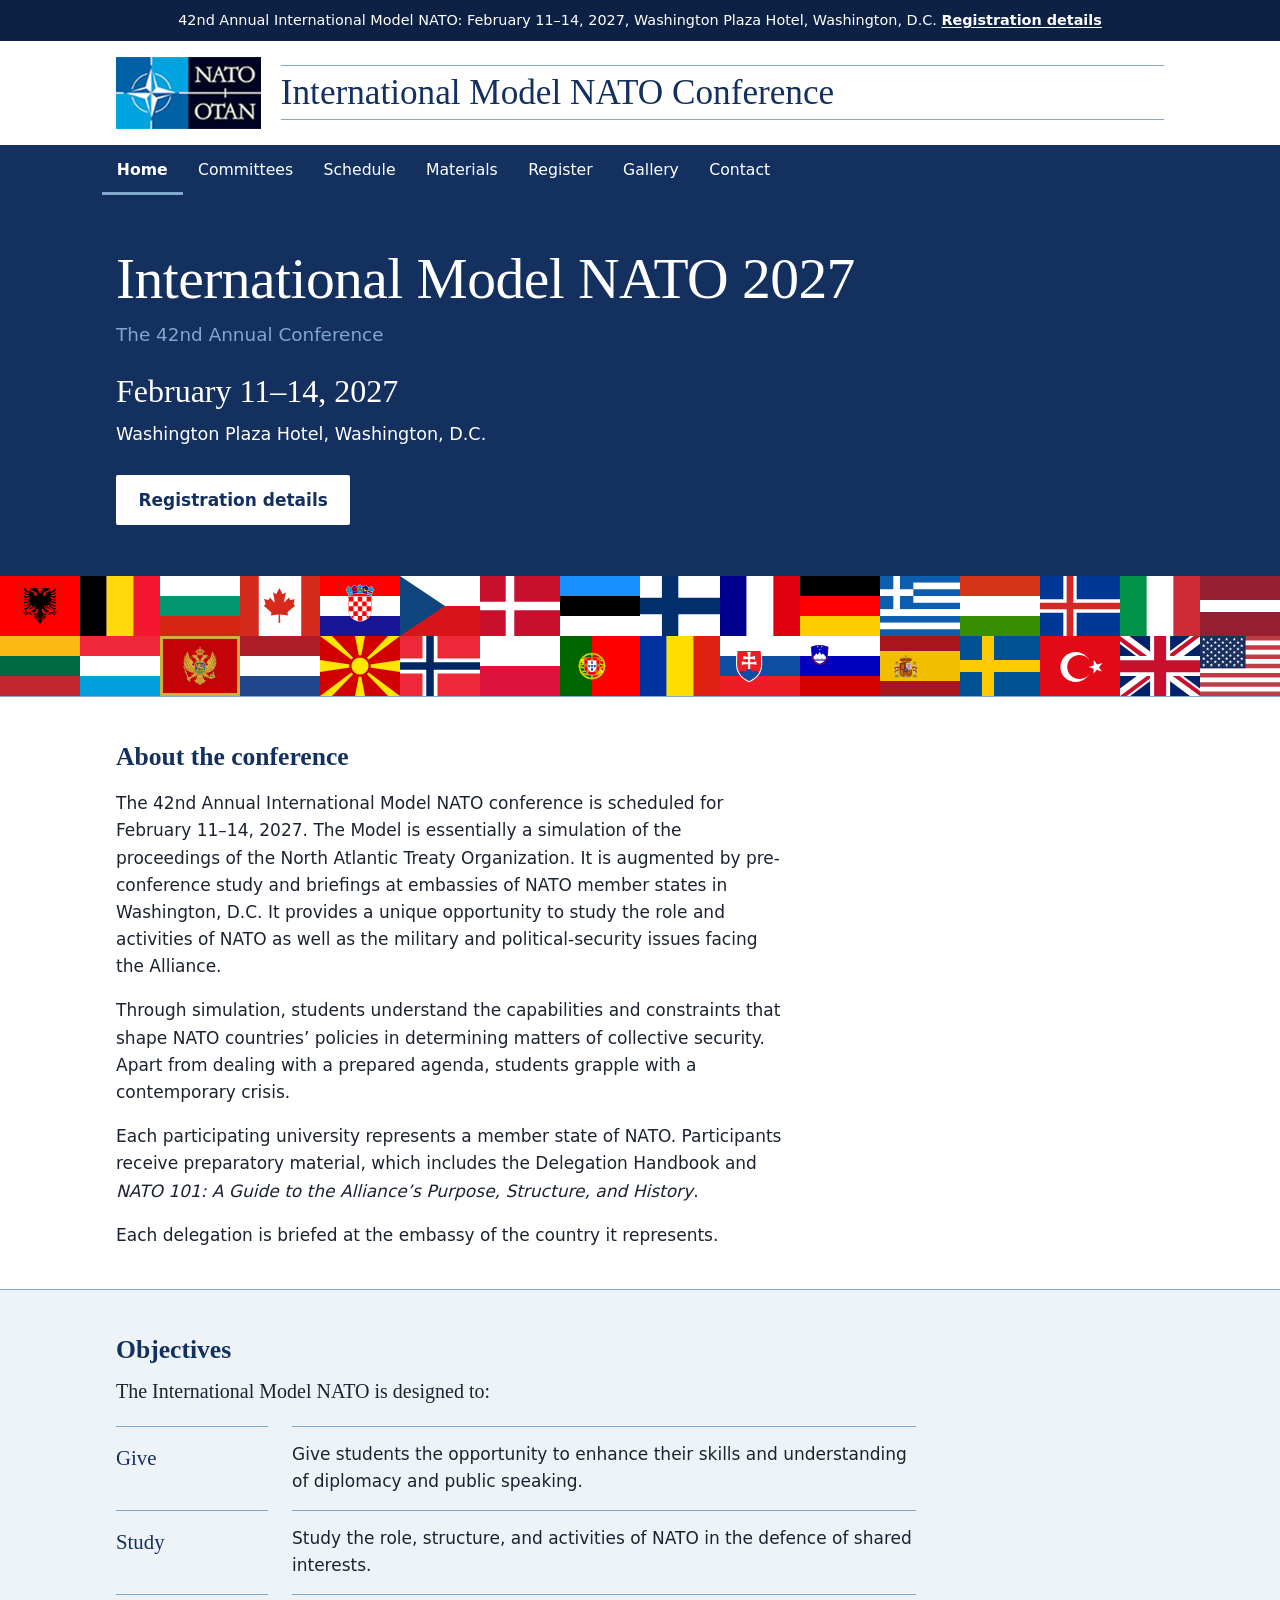
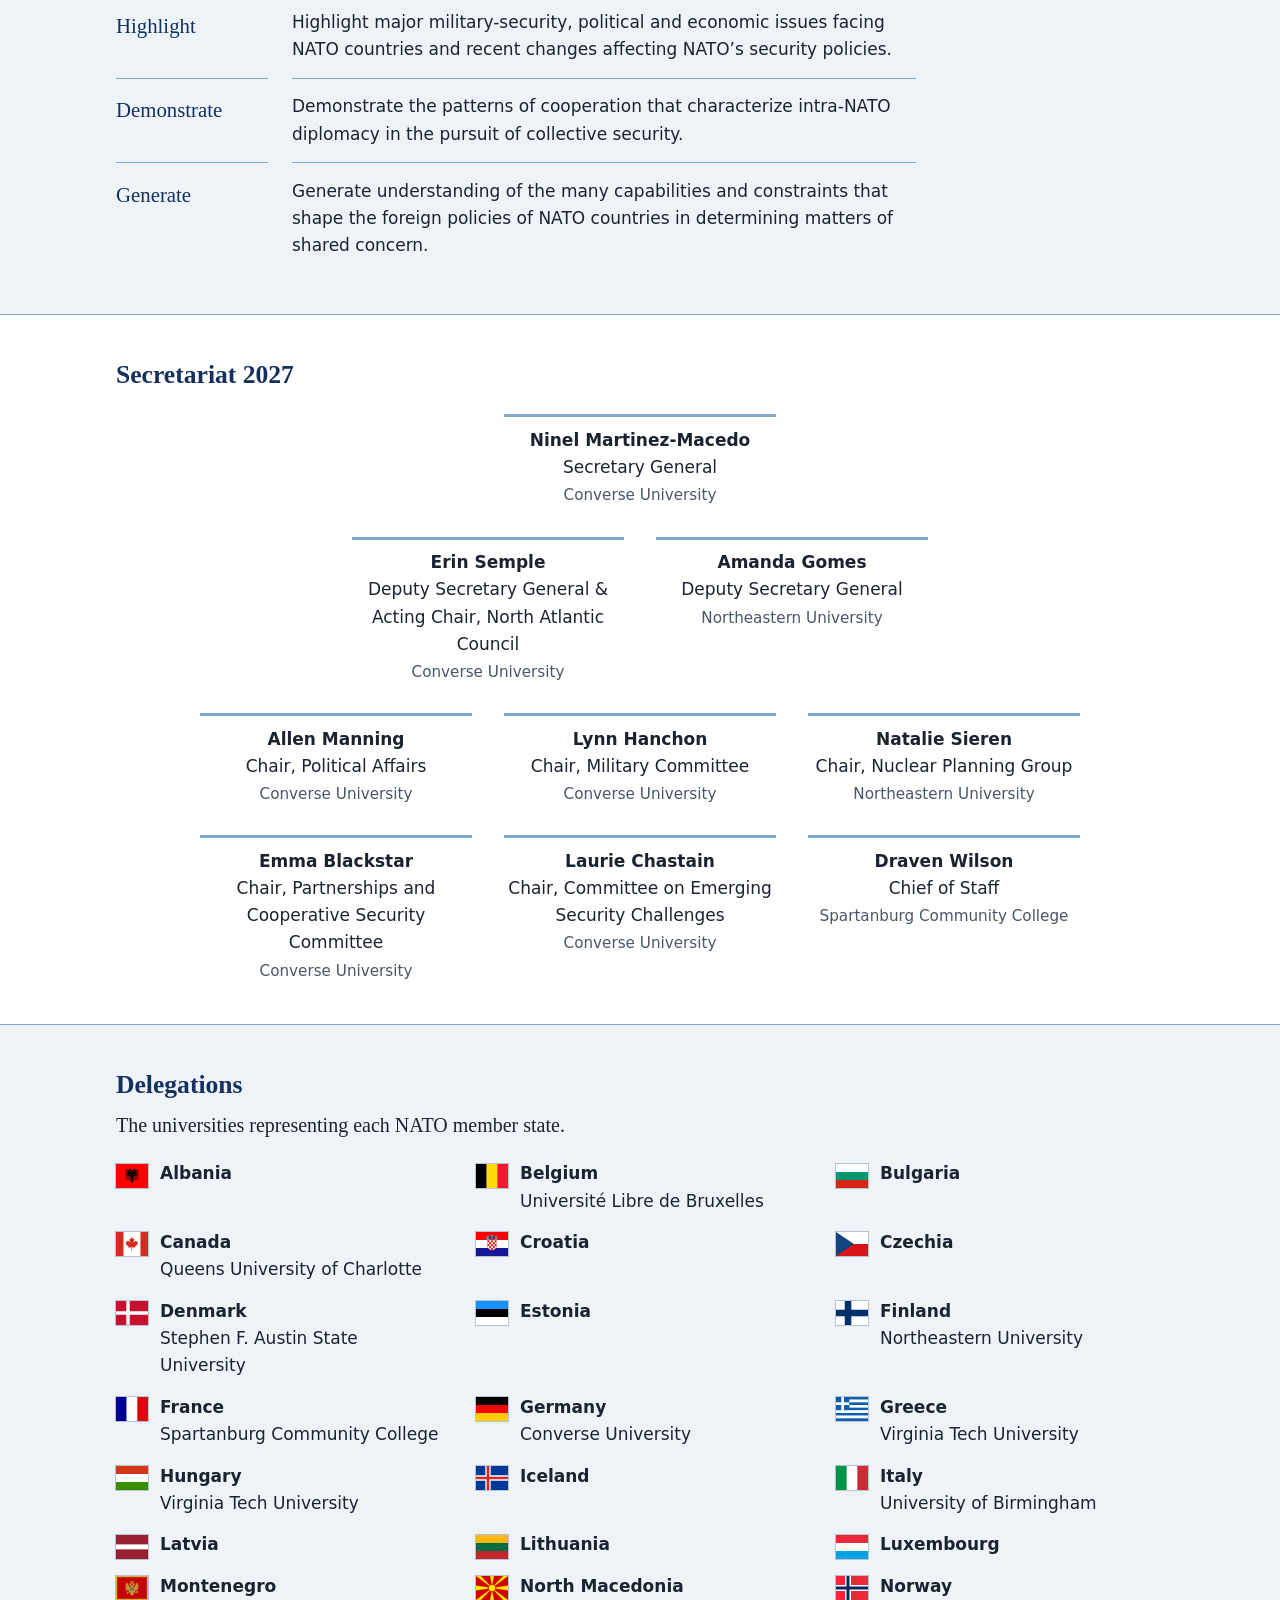
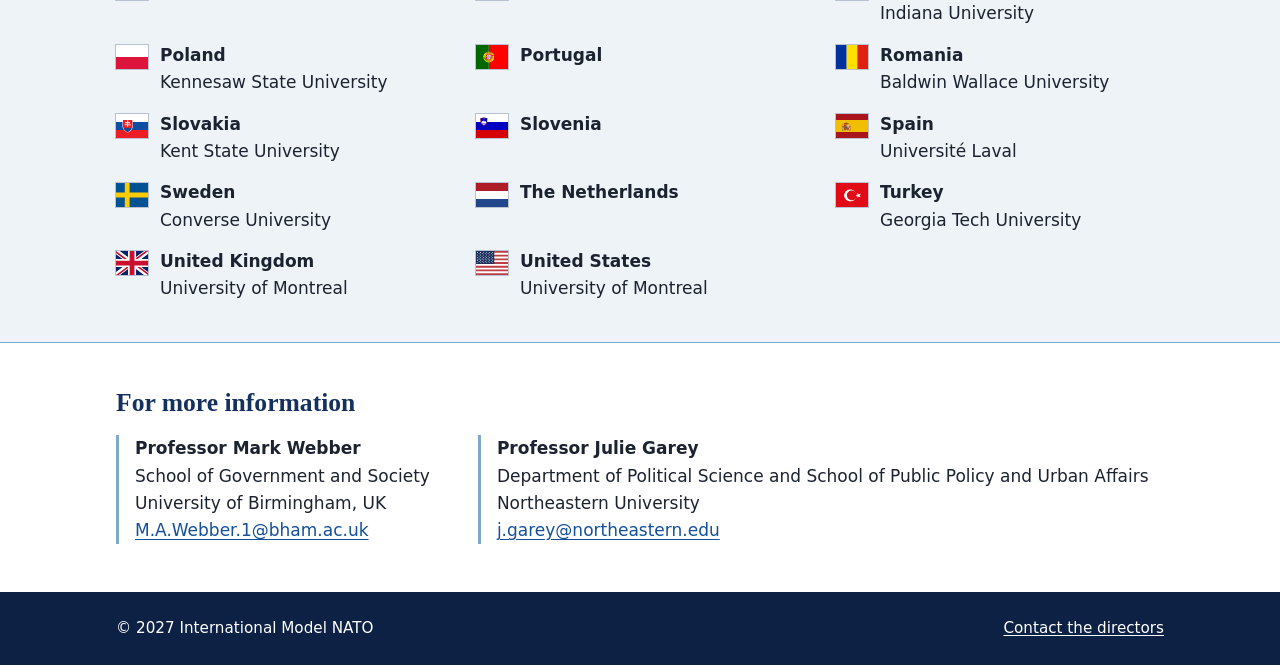
<file: index.html>
<!DOCTYPE html>
<!--
  IMNATO website, page: index.html
  EDITING TIPS (full guide in README.md):
  - Change the words between the tags. Leave the <tags> themselves alone.
  - Anything highlighted yellow on the live site is a [TODO] placeholder to replace.
  - The banner, header, menu and footer are repeated on every page. If you change
    one of them, make the same change in all seven .html files.
-->
<html lang="en">
<head>
  <meta charset="utf-8">
  <meta name="viewport" content="width=device-width, initial-scale=1">
  <title>International Model NATO 2027 | 42nd Annual Conference, Washington, D.C.</title>
  <meta name="description" content="International Model NATO 2027: the 42nd Annual International Model NATO conference, a simulation of the North Atlantic Treaty Organization, February 11-14, 2027, Washington, D.C.">
  <link rel="stylesheet" href="css/style.css">
  <link rel="canonical" href="https://imnato.org/">
  <link rel="icon" href="favicon.ico" sizes="any">
  <meta property="og:type" content="website">
  <meta property="og:site_name" content="International Model NATO">
  <meta property="og:title" content="International Model NATO 2027 | 42nd Annual Conference, Washington, D.C.">
  <meta property="og:description" content="International Model NATO 2027: the 42nd Annual International Model NATO conference, a simulation of the North Atlantic Treaty Organization, February 11-14, 2027, Washington, D.C.">
  <meta property="og:url" content="https://imnato.org/">
  <meta property="og:image" content="https://imnato.org/images/social-preview.png">
  <meta property="og:image:width" content="1200">
  <meta property="og:image:height" content="630">
  <meta property="og:image:alt" content="International Model NATO 2027, February 11-14, 2027, Washington, D.C.">
  <meta name="twitter:card" content="summary_large_image">
  <!-- Event data for search engines: update the dates, name and location here every year -->
  <script type="application/ld+json">
{
  "@context": "https://schema.org",
  "@type": "Event",
  "name": "International Model NATO 2027",
  "description": "The 42nd Annual International Model NATO conference, a simulation of the North Atlantic Treaty Organization, with pre-conference briefings at the embassies of NATO member states.",
  "startDate": "2027-02-11",
  "endDate": "2027-02-14",
  "eventStatus": "https://schema.org/EventScheduled",
  "eventAttendanceMode": "https://schema.org/OfflineEventAttendanceMode",
  "location": {
    "@type": "Place",
    "name": "Washington Plaza Hotel",
    "address": {
      "@type": "PostalAddress",
      "addressLocality": "Washington",
      "addressRegion": "DC",
      "addressCountry": "US"
    }
  },
  "organizer": {
    "@type": "Organization",
    "name": "International Model NATO",
    "url": "https://imnato.org/"
  },
  "image": [
    "https://imnato.org/images/social-preview.png"
  ],
  "url": "https://imnato.org/"
}
  </script>
</head>
<body>
  <a class="skip" href="#main">Skip to main content</a>

  <!-- ANNOUNCEMENT BANNER: update each year -->
  <div class="banner">
    <p>42nd Annual International Model NATO: February 11&ndash;14, 2027, Washington Plaza Hotel, Washington, D.C. <a href="register.html">Registration details</a></p>
  </div>

  <header class="site-header">
    <div class="wrap brand">
      <a class="brand-emblem" href="index.html" aria-label="International Model NATO home">
        <img src="images/nato-emblem.png" alt="NATO OTAN emblem" width="181" height="90">
      </a>
      <p class="brand-title">International Model NATO Conference</p>
    </div>
    <nav class="site-nav" aria-label="Main menu">
      <ul class="wrap">
        <li><a href="index.html" aria-current="page">Home</a></li>
        <li><a href="committees.html">Committees</a></li>
        <li><a href="schedule.html">Schedule</a></li>
        <li><a href="materials.html">Materials</a></li>
        <li><a href="register.html">Register</a></li>
        <li><a href="gallery.html">Gallery</a></li>
        <li><a href="contact.html">Contact</a></li>
      </ul>
    </nav>
  </header>

  <section class="hero">
    <div class="wrap">
      <h1>International Model NATO 2027</h1>
      <p class="hero-edition">The 42nd Annual Conference</p>
      <p class="hero-date">February 11&ndash;14, 2027</p>
      <p class="hero-place">Washington Plaza Hotel, Washington, D.C.</p>
      <p><a class="button" href="register.html">Registration details</a></p>
    </div>
  </section>
  <section class="flags" aria-label="NATO member states">
    <ul>
      <li><img src="images/flags/al.svg" alt="Albania" title="Albania" width="64" height="48" loading="lazy"></li>
      <li><img src="images/flags/be.svg" alt="Belgium" title="Belgium" width="64" height="48" loading="lazy"></li>
      <li><img src="images/flags/bg.svg" alt="Bulgaria" title="Bulgaria" width="64" height="48" loading="lazy"></li>
      <li><img src="images/flags/ca.svg" alt="Canada" title="Canada" width="64" height="48" loading="lazy"></li>
      <li><img src="images/flags/hr.svg" alt="Croatia" title="Croatia" width="64" height="48" loading="lazy"></li>
      <li><img src="images/flags/cz.svg" alt="Czechia" title="Czechia" width="64" height="48" loading="lazy"></li>
      <li><img src="images/flags/dk.svg" alt="Denmark" title="Denmark" width="64" height="48" loading="lazy"></li>
      <li><img src="images/flags/ee.svg" alt="Estonia" title="Estonia" width="64" height="48" loading="lazy"></li>
      <li><img src="images/flags/fi.svg" alt="Finland" title="Finland" width="64" height="48" loading="lazy"></li>
      <li><img src="images/flags/fr.svg" alt="France" title="France" width="64" height="48" loading="lazy"></li>
      <li><img src="images/flags/de.svg" alt="Germany" title="Germany" width="64" height="48" loading="lazy"></li>
      <li><img src="images/flags/gr.svg" alt="Greece" title="Greece" width="64" height="48" loading="lazy"></li>
      <li><img src="images/flags/hu.svg" alt="Hungary" title="Hungary" width="64" height="48" loading="lazy"></li>
      <li><img src="images/flags/is.svg" alt="Iceland" title="Iceland" width="64" height="48" loading="lazy"></li>
      <li><img src="images/flags/it.svg" alt="Italy" title="Italy" width="64" height="48" loading="lazy"></li>
      <li><img src="images/flags/lv.svg" alt="Latvia" title="Latvia" width="64" height="48" loading="lazy"></li>
      <li><img src="images/flags/lt.svg" alt="Lithuania" title="Lithuania" width="64" height="48" loading="lazy"></li>
      <li><img src="images/flags/lu.svg" alt="Luxembourg" title="Luxembourg" width="64" height="48" loading="lazy"></li>
      <li><img src="images/flags/me.svg" alt="Montenegro" title="Montenegro" width="64" height="48" loading="lazy"></li>
      <li><img src="images/flags/nl.svg" alt="Netherlands" title="Netherlands" width="64" height="48" loading="lazy"></li>
      <li><img src="images/flags/mk.svg" alt="North Macedonia" title="North Macedonia" width="64" height="48" loading="lazy"></li>
      <li><img src="images/flags/no.svg" alt="Norway" title="Norway" width="64" height="48" loading="lazy"></li>
      <li><img src="images/flags/pl.svg" alt="Poland" title="Poland" width="64" height="48" loading="lazy"></li>
      <li><img src="images/flags/pt.svg" alt="Portugal" title="Portugal" width="64" height="48" loading="lazy"></li>
      <li><img src="images/flags/ro.svg" alt="Romania" title="Romania" width="64" height="48" loading="lazy"></li>
      <li><img src="images/flags/sk.svg" alt="Slovakia" title="Slovakia" width="64" height="48" loading="lazy"></li>
      <li><img src="images/flags/si.svg" alt="Slovenia" title="Slovenia" width="64" height="48" loading="lazy"></li>
      <li><img src="images/flags/es.svg" alt="Spain" title="Spain" width="64" height="48" loading="lazy"></li>
      <li><img src="images/flags/se.svg" alt="Sweden" title="Sweden" width="64" height="48" loading="lazy"></li>
      <li><img src="images/flags/tr.svg" alt="Türkiye" title="Türkiye" width="64" height="48" loading="lazy"></li>
      <li><img src="images/flags/gb.svg" alt="United Kingdom" title="United Kingdom" width="64" height="48" loading="lazy"></li>
      <li><img src="images/flags/us.svg" alt="United States" title="United States" width="64" height="48" loading="lazy"></li>
    </ul>
  </section>

  <main id="main">
    <section class="wrap prose">
      <h2>About the conference</h2>
      <!-- EDIT HERE: main description of the conference -->
      <p>The 42nd Annual International Model NATO conference is scheduled for February 11&ndash;14, 2027. The Model is essentially a simulation of the proceedings of the North Atlantic Treaty Organization. It is augmented by pre-conference study and briefings at embassies of NATO member states in Washington, D.C. It provides a unique opportunity to study the role and activities of NATO as well as the military and political-security issues facing the Alliance.</p>
      <p>Through simulation, students understand the capabilities and constraints that shape NATO countries&rsquo; policies in determining matters of collective security. Apart from dealing with a prepared agenda, students grapple with a contemporary crisis.</p>
      <p>Each participating university represents a member state of NATO. Participants receive preparatory material, which includes the Delegation Handbook and <em>NATO 101: A Guide to the Alliance&rsquo;s Purpose, Structure, and History</em>.</p>
      <p>Each delegation is briefed at the embassy of the country it represents.</p>
    </section>

    <section class="band">
      <div class="wrap">
        <h2>Objectives</h2>
        <p class="lead">The International Model NATO is designed to:</p>
        <!-- EDIT HERE: the five objectives. Each is one <dt> (the verb) and one <dd> (the sentence). -->
        <dl class="objectives">
          <dt>Give</dt>
          <dd>Give students the opportunity to enhance their skills and understanding of diplomacy and public speaking.</dd>
          <dt>Study</dt>
          <dd>Study the role, structure, and activities of NATO in the defence of shared interests.</dd>
          <dt>Highlight</dt>
          <dd>Highlight major military-security, political and economic issues facing NATO countries and recent changes affecting NATO&rsquo;s security policies.</dd>
          <dt>Demonstrate</dt>
          <dd>Demonstrate the patterns of cooperation that characterize intra-NATO diplomacy in the pursuit of collective security.</dd>
          <dt>Generate</dt>
          <dd>Generate understanding of the many capabilities and constraints that shape the foreign policies of NATO countries in determining matters of shared concern.</dd>
        </dl>
      </div>
    </section>

    <section class="wrap prose">
      <h2>Secretariat 2027</h2>
      <!-- EDIT HERE: each <ul> is one row, centered on the page. Copy one whole <li>...</li> block to add someone to a row. -->
      <div class="people">
        <ul class="people-row">
            <li>
              <strong>Ninel Martinez-Macedo</strong><br>
              Secretary General<br>
              <span class="where">Converse University</span>
            </li>
        </ul>
        <ul class="people-row">
            <li>
              <strong>Erin Semple</strong><br>
              Deputy Secretary General &amp; Acting Chair, North Atlantic Council<br>
              <span class="where">Converse University</span>
            </li>
            <li>
              <strong>Amanda Gomes</strong><br>
              Deputy Secretary General<br>
              <span class="where">Northeastern University</span>
            </li>
        </ul>
        <ul class="people-row">
            <li>
              <strong>Allen Manning</strong><br>
              Chair, Political Affairs<br>
              <span class="where">Converse University</span>
            </li>
            <li>
              <strong>Lynn Hanchon</strong><br>
              Chair, Military Committee<br>
              <span class="where">Converse University</span>
            </li>
            <li>
              <strong>Natalie Sieren</strong><br>
              Chair, Nuclear Planning Group<br>
              <span class="where">Northeastern University</span>
            </li>
        </ul>
        <ul class="people-row">
            <li>
              <strong>Emma Blackstar</strong><br>
              Chair, Partnerships and Cooperative Security Committee<br>
              <span class="where">Converse University</span>
            </li>
            <li>
              <strong>Laurie Chastain</strong><br>
              Chair, Committee on Emerging Security Challenges<br>
              <span class="where">Converse University</span>
            </li>
            <li>
              <strong>Draven Wilson</strong><br>
              Chief of Staff<br>
              <span class="where">Spartanburg Community College</span>
            </li>
        </ul>
      </div>
    </section>
    <section class="band">
      <div class="wrap">
        <h2>Delegations</h2>
        <p class="lead">The universities representing each NATO member state.</p>
        <!-- EDIT HERE: to assign a university, type its name after the <br> under the country name. -->
        <ul class="delegations">
          <li>
            <img src="images/flags/al.svg" alt="" width="32" height="24" loading="lazy">
            <div><strong>Albania</strong><br></div>
          </li>
          <li>
            <img src="images/flags/be.svg" alt="" width="32" height="24" loading="lazy">
            <div><strong>Belgium</strong><br>Universit&eacute; Libre de Bruxelles</div>
          </li>
          <li>
            <img src="images/flags/bg.svg" alt="" width="32" height="24" loading="lazy">
            <div><strong>Bulgaria</strong><br></div>
          </li>
          <li>
            <img src="images/flags/ca.svg" alt="" width="32" height="24" loading="lazy">
            <div><strong>Canada</strong><br>Queens University of Charlotte</div>
          </li>
          <li>
            <img src="images/flags/hr.svg" alt="" width="32" height="24" loading="lazy">
            <div><strong>Croatia</strong><br></div>
          </li>
          <li>
            <img src="images/flags/cz.svg" alt="" width="32" height="24" loading="lazy">
            <div><strong>Czechia</strong><br></div>
          </li>
          <li>
            <img src="images/flags/dk.svg" alt="" width="32" height="24" loading="lazy">
            <div><strong>Denmark</strong><br>Stephen F. Austin State University</div>
          </li>
          <li>
            <img src="images/flags/ee.svg" alt="" width="32" height="24" loading="lazy">
            <div><strong>Estonia</strong><br></div>
          </li>
          <li>
            <img src="images/flags/fi.svg" alt="" width="32" height="24" loading="lazy">
            <div><strong>Finland</strong><br>Northeastern University</div>
          </li>
          <li>
            <img src="images/flags/fr.svg" alt="" width="32" height="24" loading="lazy">
            <div><strong>France</strong><br>Spartanburg Community College</div>
          </li>
          <li>
            <img src="images/flags/de.svg" alt="" width="32" height="24" loading="lazy">
            <div><strong>Germany</strong><br>Converse University</div>
          </li>
          <li>
            <img src="images/flags/gr.svg" alt="" width="32" height="24" loading="lazy">
            <div><strong>Greece</strong><br>Virginia Tech University</div>
          </li>
          <li>
            <img src="images/flags/hu.svg" alt="" width="32" height="24" loading="lazy">
            <div><strong>Hungary</strong><br>Virginia Tech University</div>
          </li>
          <li>
            <img src="images/flags/is.svg" alt="" width="32" height="24" loading="lazy">
            <div><strong>Iceland</strong><br></div>
          </li>
          <li>
            <img src="images/flags/it.svg" alt="" width="32" height="24" loading="lazy">
            <div><strong>Italy</strong><br>University of Birmingham</div>
          </li>
          <li>
            <img src="images/flags/lv.svg" alt="" width="32" height="24" loading="lazy">
            <div><strong>Latvia</strong><br></div>
          </li>
          <li>
            <img src="images/flags/lt.svg" alt="" width="32" height="24" loading="lazy">
            <div><strong>Lithuania</strong><br></div>
          </li>
          <li>
            <img src="images/flags/lu.svg" alt="" width="32" height="24" loading="lazy">
            <div><strong>Luxembourg</strong><br></div>
          </li>
          <li>
            <img src="images/flags/me.svg" alt="" width="32" height="24" loading="lazy">
            <div><strong>Montenegro</strong><br></div>
          </li>
          <li>
            <img src="images/flags/mk.svg" alt="" width="32" height="24" loading="lazy">
            <div><strong>North Macedonia</strong><br></div>
          </li>
          <li>
            <img src="images/flags/no.svg" alt="" width="32" height="24" loading="lazy">
            <div><strong>Norway</strong><br>Indiana University</div>
          </li>
          <li>
            <img src="images/flags/pl.svg" alt="" width="32" height="24" loading="lazy">
            <div><strong>Poland</strong><br>Kennesaw State University</div>
          </li>
          <li>
            <img src="images/flags/pt.svg" alt="" width="32" height="24" loading="lazy">
            <div><strong>Portugal</strong><br></div>
          </li>
          <li>
            <img src="images/flags/ro.svg" alt="" width="32" height="24" loading="lazy">
            <div><strong>Romania</strong><br>Baldwin Wallace University</div>
          </li>
          <li>
            <img src="images/flags/sk.svg" alt="" width="32" height="24" loading="lazy">
            <div><strong>Slovakia</strong><br>Kent State University</div>
          </li>
          <li>
            <img src="images/flags/si.svg" alt="" width="32" height="24" loading="lazy">
            <div><strong>Slovenia</strong><br></div>
          </li>
          <li>
            <img src="images/flags/es.svg" alt="" width="32" height="24" loading="lazy">
            <div><strong>Spain</strong><br>Universit&eacute; Laval</div>
          </li>
          <li>
            <img src="images/flags/se.svg" alt="" width="32" height="24" loading="lazy">
            <div><strong>Sweden</strong><br>Converse University</div>
          </li>
          <li>
            <img src="images/flags/nl.svg" alt="" width="32" height="24" loading="lazy">
            <div><strong>The Netherlands</strong><br></div>
          </li>
          <li>
            <img src="images/flags/tr.svg" alt="" width="32" height="24" loading="lazy">
            <div><strong>Turkey</strong><br>Georgia Tech University</div>
          </li>
          <li>
            <img src="images/flags/gb.svg" alt="" width="32" height="24" loading="lazy">
            <div><strong>United Kingdom</strong><br>University of Montreal</div>
          </li>
          <li>
            <img src="images/flags/us.svg" alt="" width="32" height="24" loading="lazy">
            <div><strong>United States</strong><br>University of Montreal</div>
          </li>
        </ul>
      </div>
    </section>

    <section class="wrap prose">
      <h2>For more information</h2>
      <!-- EDIT HERE: faculty contacts (also on contact.html) -->
      <ul class="contacts">
        <li>
          <strong>Professor Mark Webber</strong><br>
          School of Government and Society<br>
          University of Birmingham, UK<br>
          <a href="mailto:M.A.Webber.1@bham.ac.uk">M.A.Webber.1@bham.ac.uk</a>
        </li>
        <li>
          <strong>Professor Julie Garey</strong><br>
          Department of Political Science and School of Public Policy and Urban Affairs<br>
          Northeastern University<br>
          <a href="mailto:j.garey@northeastern.edu">j.garey@northeastern.edu</a>
        </li>
      </ul>
    </section>
  </main>

  <!-- FOOTER: update the year each year -->
  <footer class="site-footer">
    <div class="wrap">
      <p>&copy; 2027 International Model NATO</p>
      <p><a href="contact.html">Contact the directors</a></p>
    </div>
  </footer>
</body>
</html>
</file>
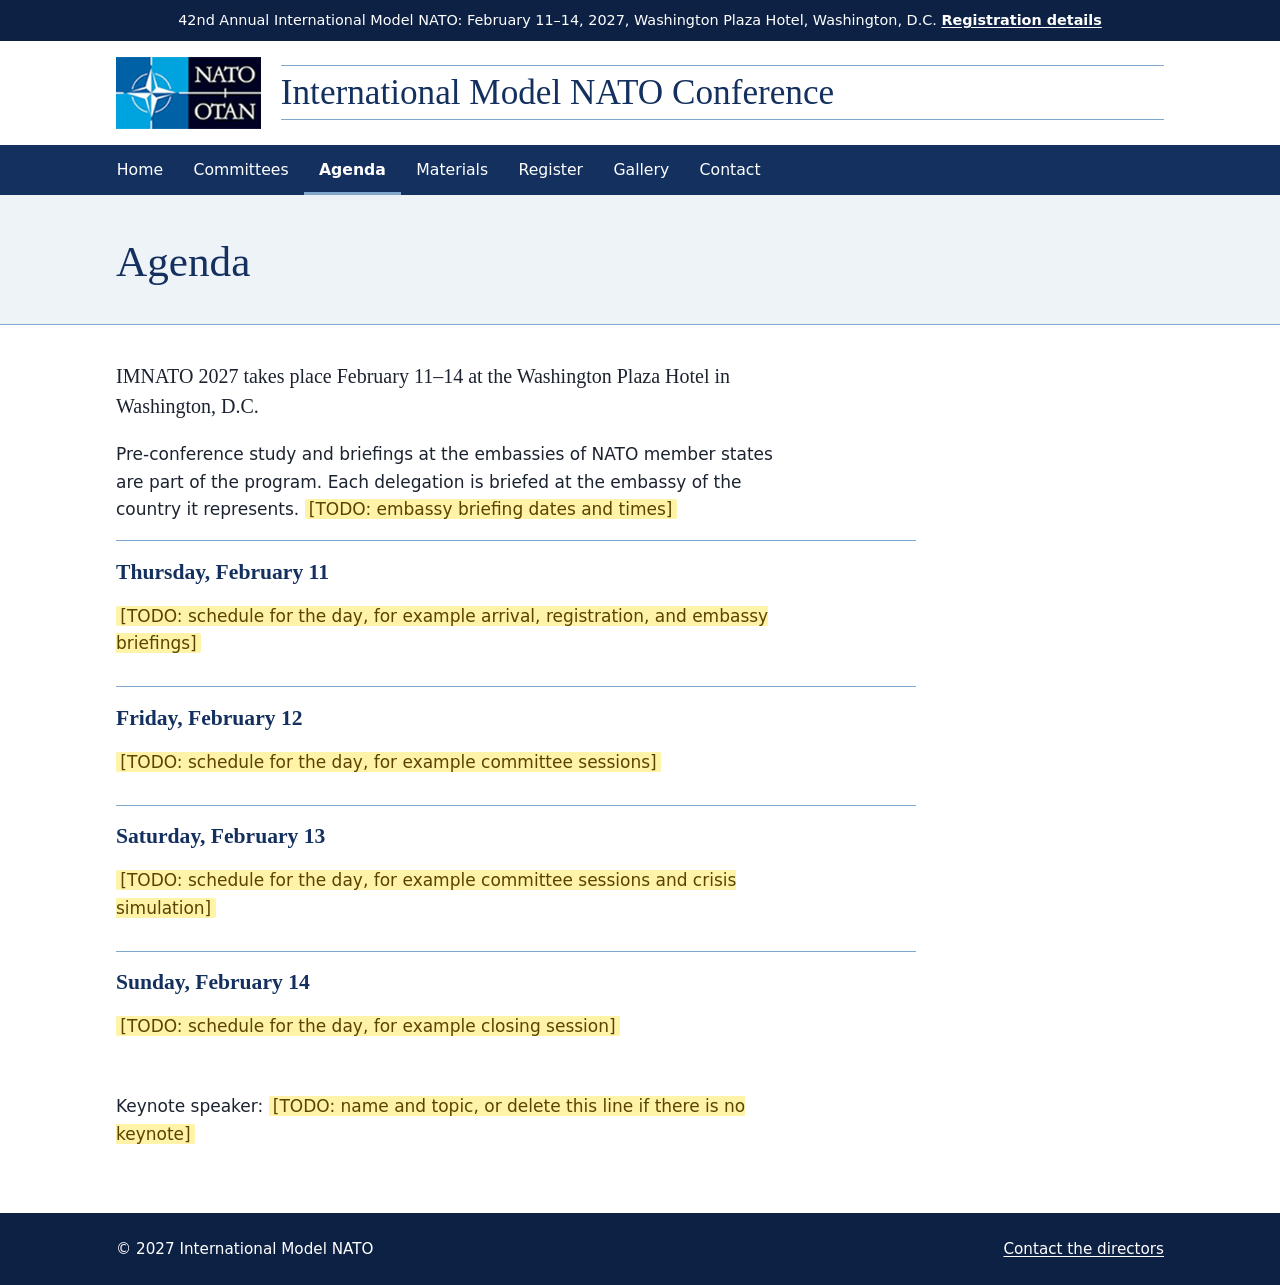
<file: agenda.html>
<!DOCTYPE html>
<!--
  IMNATO website, page: agenda.html
  EDITING TIPS (full guide in README.md):
  - Change the words between the tags. Leave the <tags> themselves alone.
  - Anything highlighted yellow on the live site is a [TODO] placeholder to replace.
  - The banner, header, menu and footer are repeated on every page. If you change
    one of them, make the same change in all seven .html files.
-->
<html lang="en">
<head>
  <meta charset="utf-8">
  <meta name="viewport" content="width=device-width, initial-scale=1">
  <title>Agenda | International Model NATO 2027</title>
  <meta name="description" content="Schedule for International Model NATO 2027, February 11-14, 2027.">
  <link rel="stylesheet" href="css/style.css">
</head>
<body>
  <a class="skip" href="#main">Skip to main content</a>

  <!-- ANNOUNCEMENT BANNER: update each year -->
  <div class="banner">
    <p>42nd Annual International Model NATO: February 11&ndash;14, 2027, Washington Plaza Hotel, Washington, D.C. <a href="register.html">Registration details</a></p>
  </div>

  <header class="site-header">
    <div class="wrap brand">
      <a class="brand-emblem" href="index.html" aria-label="International Model NATO home">
        <img src="images/nato-emblem.png" alt="NATO OTAN emblem" width="181" height="90">
      </a>
      <p class="brand-title">International Model NATO Conference</p>
    </div>
    <nav class="site-nav" aria-label="Main menu">
      <ul class="wrap">
        <li><a href="index.html">Home</a></li>
        <li><a href="committees.html">Committees</a></li>
        <li><a href="agenda.html" aria-current="page">Agenda</a></li>
        <li><a href="materials.html">Materials</a></li>
        <li><a href="register.html">Register</a></li>
        <li><a href="gallery.html">Gallery</a></li>
        <li><a href="contact.html">Contact</a></li>
      </ul>
    </nav>
  </header>

  <section class="page-head">
    <div class="wrap">
      <h1>Agenda</h1>
    </div>
  </section>

  <main id="main">
    <section class="wrap prose">
      <p class="lead">IMNATO 2027 takes place February 11&ndash;14 at the Washington Plaza Hotel in Washington, D.C.</p>
      <p>Pre-conference study and briefings at the embassies of NATO member states are part of the program. Each delegation is briefed at the embassy of the country it represents. <mark class="todo">[TODO: embassy briefing dates and times]</mark></p>
      <!-- EDIT HERE: one <div class="day"> per day. -->
      <div class="day-list">
      <div class="day">
        <h2>Thursday, February 11</h2>
        <p><mark class="todo">[TODO: schedule for the day, for example arrival, registration, and embassy briefings]</mark></p>
      </div>
      <div class="day">
        <h2>Friday, February 12</h2>
        <p><mark class="todo">[TODO: schedule for the day, for example committee sessions]</mark></p>
      </div>
      <div class="day">
        <h2>Saturday, February 13</h2>
        <p><mark class="todo">[TODO: schedule for the day, for example committee sessions and crisis simulation]</mark></p>
      </div>
      <div class="day">
        <h2>Sunday, February 14</h2>
        <p><mark class="todo">[TODO: schedule for the day, for example closing session]</mark></p>
      </div>
      </div>
      <p>Keynote speaker: <mark class="todo">[TODO: name and topic, or delete this line if there is no keynote]</mark></p>
    </section>
  </main>

  <!-- FOOTER: update the year each year -->
  <footer class="site-footer">
    <div class="wrap">
      <p>&copy; 2027 International Model NATO</p>
      <p><a href="contact.html">Contact the directors</a></p>
    </div>
  </footer>
</body>
</html>
</file>
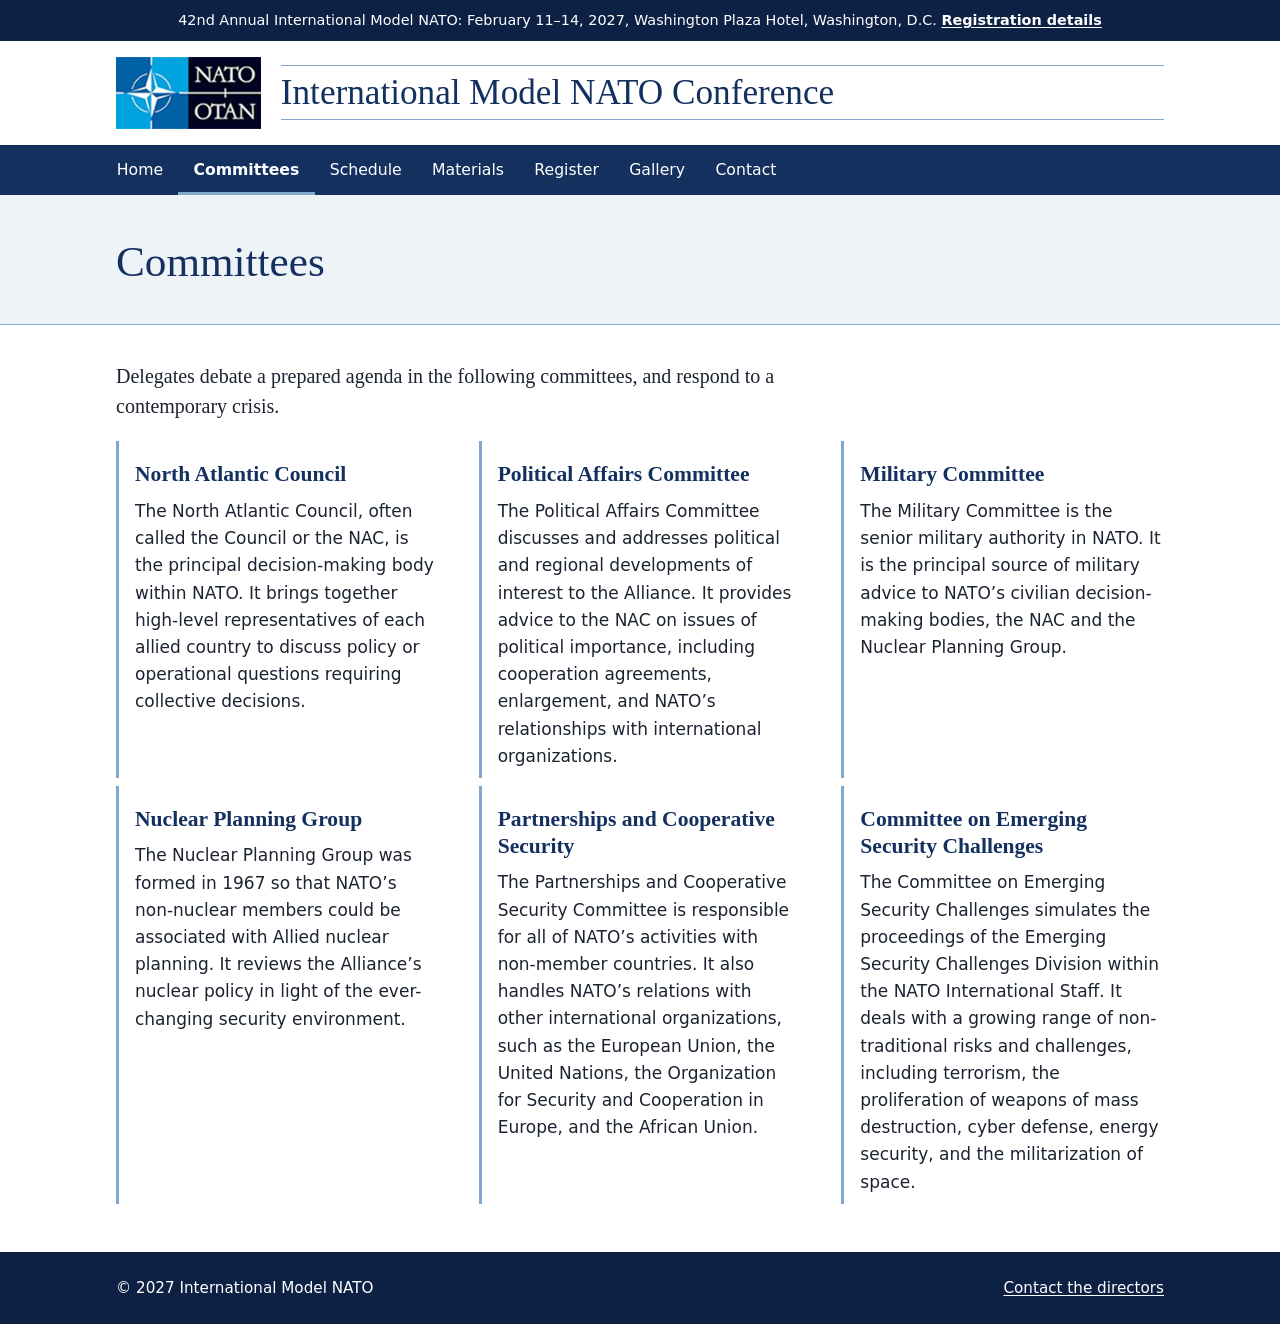
<file: committees.html>
<!DOCTYPE html>
<!--
  IMNATO website, page: committees.html
  EDITING TIPS (full guide in README.md):
  - Change the words between the tags. Leave the <tags> themselves alone.
  - Anything highlighted yellow on the live site is a [TODO] placeholder to replace.
  - The banner, header, menu and footer are repeated on every page. If you change
    one of them, make the same change in all seven .html files.
-->
<html lang="en">
<head>
  <meta charset="utf-8">
  <meta name="viewport" content="width=device-width, initial-scale=1">
  <title>Committees | International Model NATO 2027</title>
  <meta name="description" content="The committees simulated at International Model NATO 2027.">
  <link rel="stylesheet" href="css/style.css">
  <link rel="canonical" href="https://imnato.org/committees.html">
  <link rel="icon" href="favicon.ico" sizes="any">
  <meta property="og:type" content="website">
  <meta property="og:site_name" content="International Model NATO">
  <meta property="og:title" content="Committees | International Model NATO 2027">
  <meta property="og:description" content="The committees simulated at International Model NATO 2027.">
  <meta property="og:url" content="https://imnato.org/committees.html">
  <meta property="og:image" content="https://imnato.org/images/social-preview.png">
  <meta property="og:image:width" content="1200">
  <meta property="og:image:height" content="630">
  <meta property="og:image:alt" content="International Model NATO 2027, February 11-14, 2027, Washington, D.C.">
  <meta name="twitter:card" content="summary_large_image">
</head>
<body>
  <a class="skip" href="#main">Skip to main content</a>

  <!-- ANNOUNCEMENT BANNER: update each year -->
  <div class="banner">
    <p>42nd Annual International Model NATO: February 11&ndash;14, 2027, Washington Plaza Hotel, Washington, D.C. <a href="register.html">Registration details</a></p>
  </div>

  <header class="site-header">
    <div class="wrap brand">
      <a class="brand-emblem" href="index.html" aria-label="International Model NATO home">
        <img src="images/nato-emblem.png" alt="NATO OTAN emblem" width="181" height="90">
      </a>
      <p class="brand-title">International Model NATO Conference</p>
    </div>
    <nav class="site-nav" aria-label="Main menu">
      <ul class="wrap">
        <li><a href="index.html">Home</a></li>
        <li><a href="committees.html" aria-current="page">Committees</a></li>
        <li><a href="schedule.html">Schedule</a></li>
        <li><a href="materials.html">Materials</a></li>
        <li><a href="register.html">Register</a></li>
        <li><a href="gallery.html">Gallery</a></li>
        <li><a href="contact.html">Contact</a></li>
      </ul>
    </nav>
  </header>

  <section class="page-head">
    <div class="wrap">
      <h1>Committees</h1>
    </div>
  </section>

  <main id="main">
    <section class="wrap prose">
      <p class="lead">Delegates debate a prepared agenda in the following committees, and respond to a contemporary crisis.</p>
      <!-- EDIT HERE: one <article> per committee. Copy one whole <article>...</article> block to add a committee. -->
      <div class="committee-list">
      <article class="committee">
        <h2>North Atlantic Council</h2>
        <p>The North Atlantic Council, often called the Council or the NAC, is the principal decision-making body within NATO. It brings together high-level representatives of each allied country to discuss policy or operational questions requiring collective decisions.</p>
      </article>
      <article class="committee">
        <h2>Political Affairs Committee</h2>
        <p>The Political Affairs Committee discusses and addresses political and regional developments of interest to the Alliance. It provides advice to the NAC on issues of political importance, including cooperation agreements, enlargement, and NATO&rsquo;s relationships with international organizations.</p>
      </article>
      <article class="committee">
        <h2>Military Committee</h2>
        <p>The Military Committee is the senior military authority in NATO. It is the principal source of military advice to NATO&rsquo;s civilian decision-making bodies, the NAC and the Nuclear Planning Group.</p>
      </article>
      <article class="committee">
        <h2>Nuclear Planning Group</h2>
        <p>The Nuclear Planning Group was formed in 1967 so that NATO&rsquo;s non-nuclear members could be associated with Allied nuclear planning. It reviews the Alliance&rsquo;s nuclear policy in light of the ever-changing security environment.</p>
      </article>
      <article class="committee">
        <h2>Partnerships and Cooperative Security</h2>
        <p>The Partnerships and Cooperative Security Committee is responsible for all of NATO&rsquo;s activities with non-member countries. It also handles NATO&rsquo;s relations with other international organizations, such as the European Union, the United Nations, the Organization for Security and Cooperation in Europe, and the African Union.</p>
      </article>
      <article class="committee">
        <h2>Committee on Emerging Security Challenges</h2>
        <p>The Committee on Emerging Security Challenges simulates the proceedings of the Emerging Security Challenges Division within the NATO International Staff. It deals with a growing range of non-traditional risks and challenges, including terrorism, the proliferation of weapons of mass destruction, cyber defense, energy security, and the militarization of space.</p>
      </article>
      </div>
    </section>
  </main>

  <!-- FOOTER: update the year each year -->
  <footer class="site-footer">
    <div class="wrap">
      <p>&copy; 2027 International Model NATO</p>
      <p><a href="contact.html">Contact the directors</a></p>
    </div>
  </footer>
</body>
</html>
</file>
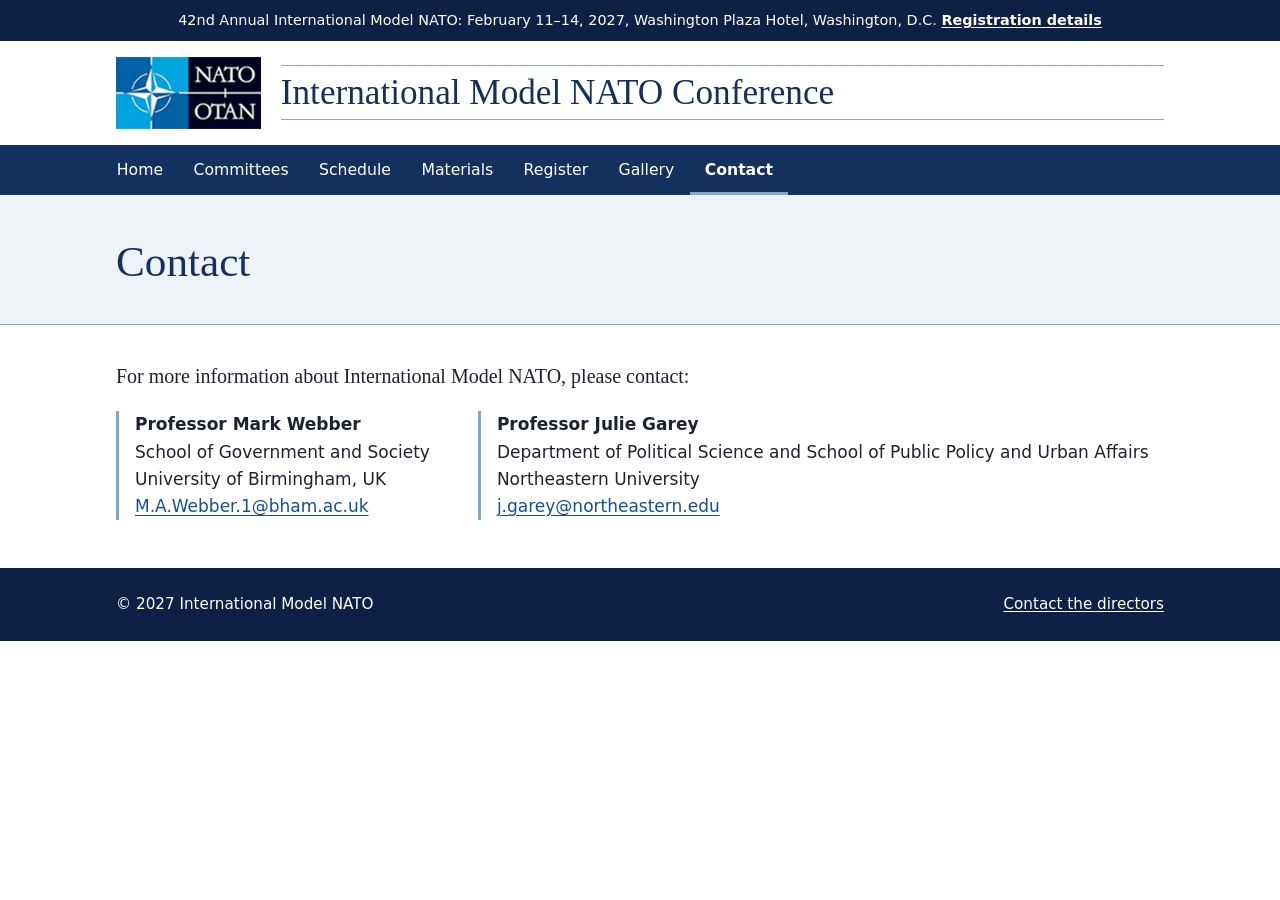
<file: contact.html>
<!DOCTYPE html>
<!--
  IMNATO website, page: contact.html
  EDITING TIPS (full guide in README.md):
  - Change the words between the tags. Leave the <tags> themselves alone.
  - Anything highlighted yellow on the live site is a [TODO] placeholder to replace.
  - The banner, header, menu and footer are repeated on every page. If you change
    one of them, make the same change in all seven .html files.
-->
<html lang="en">
<head>
  <meta charset="utf-8">
  <meta name="viewport" content="width=device-width, initial-scale=1">
  <title>Contact | International Model NATO 2027</title>
  <meta name="description" content="Contact the directors of International Model NATO.">
  <link rel="stylesheet" href="css/style.css">
  <link rel="canonical" href="https://imnato.org/contact.html">
  <link rel="icon" href="favicon.ico" sizes="any">
  <meta property="og:type" content="website">
  <meta property="og:site_name" content="International Model NATO">
  <meta property="og:title" content="Contact | International Model NATO 2027">
  <meta property="og:description" content="Contact the directors of International Model NATO.">
  <meta property="og:url" content="https://imnato.org/contact.html">
  <meta property="og:image" content="https://imnato.org/images/social-preview.png">
  <meta property="og:image:width" content="1200">
  <meta property="og:image:height" content="630">
  <meta property="og:image:alt" content="International Model NATO 2027, February 11-14, 2027, Washington, D.C.">
  <meta name="twitter:card" content="summary_large_image">
</head>
<body>
  <a class="skip" href="#main">Skip to main content</a>

  <!-- ANNOUNCEMENT BANNER: update each year -->
  <div class="banner">
    <p>42nd Annual International Model NATO: February 11&ndash;14, 2027, Washington Plaza Hotel, Washington, D.C. <a href="register.html">Registration details</a></p>
  </div>

  <header class="site-header">
    <div class="wrap brand">
      <a class="brand-emblem" href="index.html" aria-label="International Model NATO home">
        <img src="images/nato-emblem.png" alt="NATO OTAN emblem" width="181" height="90">
      </a>
      <p class="brand-title">International Model NATO Conference</p>
    </div>
    <nav class="site-nav" aria-label="Main menu">
      <ul class="wrap">
        <li><a href="index.html">Home</a></li>
        <li><a href="committees.html">Committees</a></li>
        <li><a href="schedule.html">Schedule</a></li>
        <li><a href="materials.html">Materials</a></li>
        <li><a href="register.html">Register</a></li>
        <li><a href="gallery.html">Gallery</a></li>
        <li><a href="contact.html" aria-current="page">Contact</a></li>
      </ul>
    </nav>
  </header>

  <section class="page-head">
    <div class="wrap">
      <h1>Contact</h1>
    </div>
  </section>

  <main id="main">
    <section class="wrap prose">
      <p class="lead">For more information about International Model NATO, please contact:</p>
      <!-- EDIT HERE: faculty contacts (also on index.html) -->
      <ul class="contacts">
        <li>
          <strong>Professor Mark Webber</strong><br>
          School of Government and Society<br>
          University of Birmingham, UK<br>
          <a href="mailto:M.A.Webber.1@bham.ac.uk">M.A.Webber.1@bham.ac.uk</a>
        </li>
        <li>
          <strong>Professor Julie Garey</strong><br>
          Department of Political Science and School of Public Policy and Urban Affairs<br>
          Northeastern University<br>
          <a href="mailto:j.garey@northeastern.edu">j.garey@northeastern.edu</a>
        </li>
      </ul>
    </section>
  </main>

  <!-- FOOTER: update the year each year -->
  <footer class="site-footer">
    <div class="wrap">
      <p>&copy; 2027 International Model NATO</p>
      <p><a href="contact.html">Contact the directors</a></p>
    </div>
  </footer>
</body>
</html>
</file>
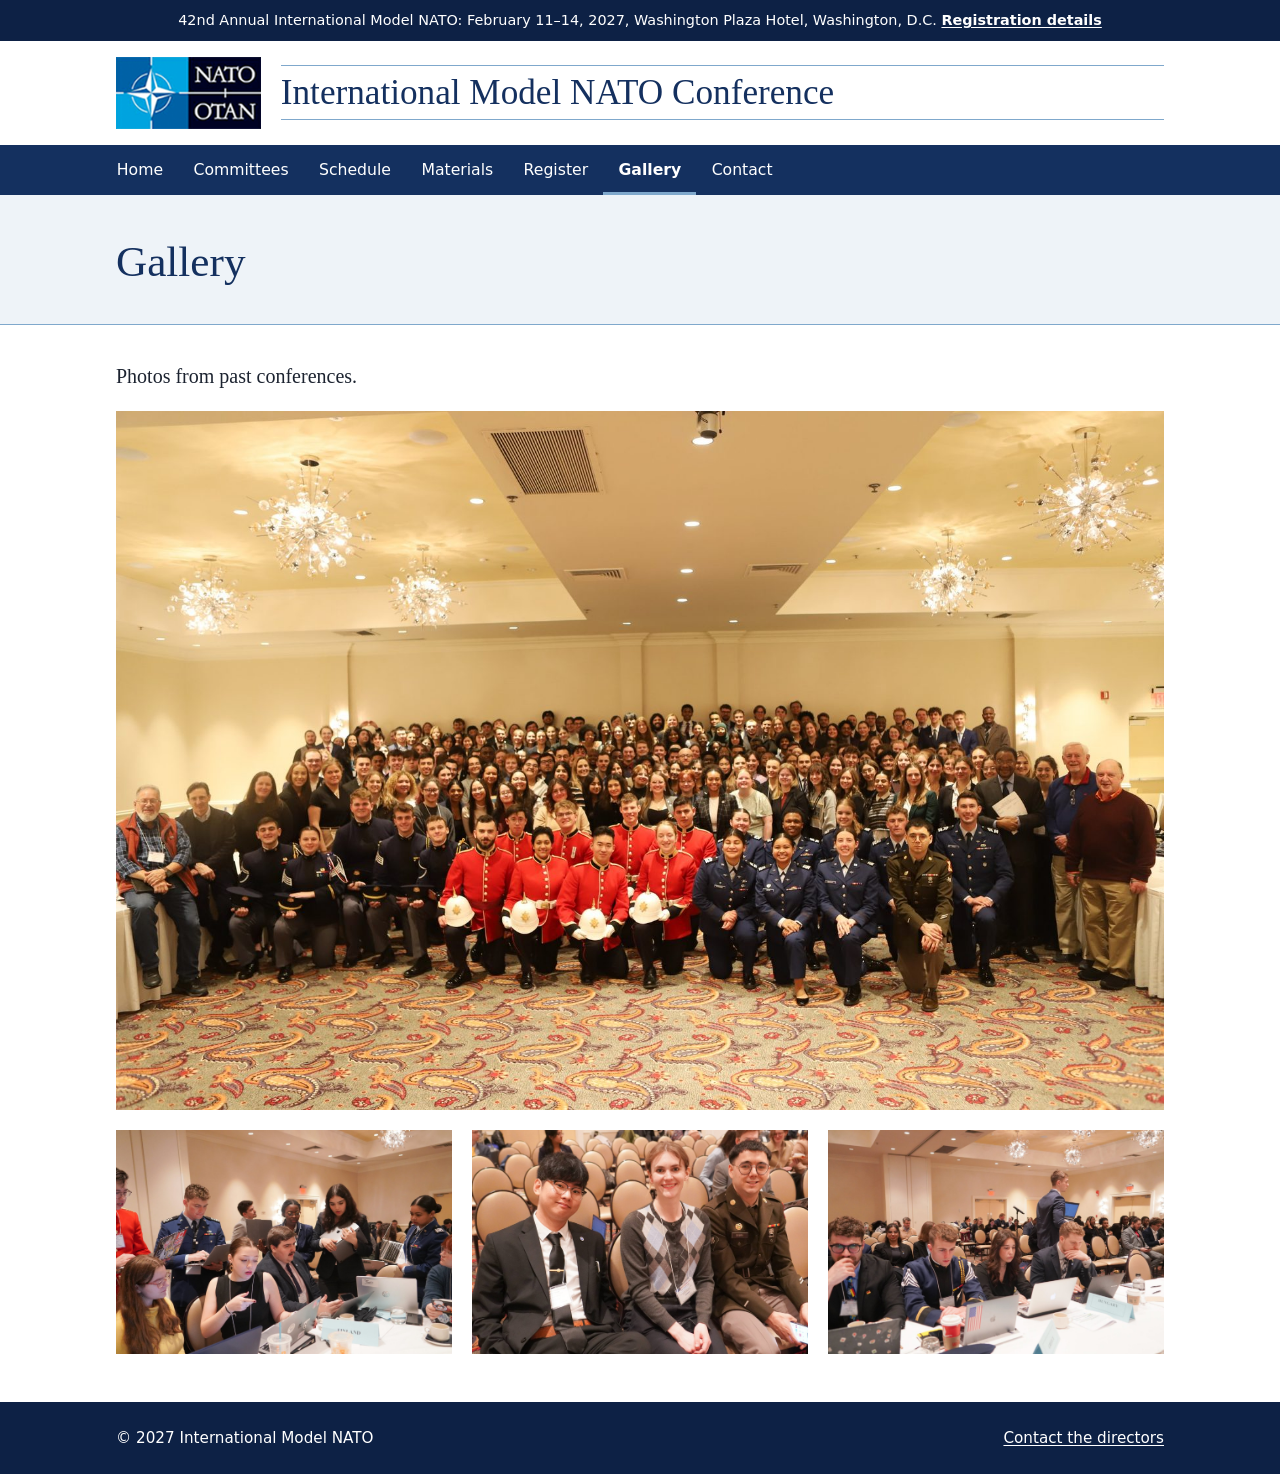
<file: gallery.html>
<!DOCTYPE html>
<!--
  IMNATO website, page: gallery.html
  EDITING TIPS (full guide in README.md):
  - Change the words between the tags. Leave the <tags> themselves alone.
  - Anything highlighted yellow on the live site is a [TODO] placeholder to replace.
  - The banner, header, menu and footer are repeated on every page. If you change
    one of them, make the same change in all seven .html files.
-->
<html lang="en">
<head>
  <meta charset="utf-8">
  <meta name="viewport" content="width=device-width, initial-scale=1">
  <title>Gallery | International Model NATO 2027</title>
  <meta name="description" content="Photos from past International Model NATO conferences.">
  <link rel="stylesheet" href="css/style.css">
  <link rel="canonical" href="https://imnato.org/gallery.html">
  <link rel="icon" href="favicon.ico" sizes="any">
  <meta property="og:type" content="website">
  <meta property="og:site_name" content="International Model NATO">
  <meta property="og:title" content="Gallery | International Model NATO 2027">
  <meta property="og:description" content="Photos from past International Model NATO conferences.">
  <meta property="og:url" content="https://imnato.org/gallery.html">
  <meta property="og:image" content="https://imnato.org/images/social-preview.png">
  <meta property="og:image:width" content="1200">
  <meta property="og:image:height" content="630">
  <meta property="og:image:alt" content="International Model NATO 2027, February 11-14, 2027, Washington, D.C.">
  <meta name="twitter:card" content="summary_large_image">
</head>
<body>
  <a class="skip" href="#main">Skip to main content</a>

  <!-- ANNOUNCEMENT BANNER: update each year -->
  <div class="banner">
    <p>42nd Annual International Model NATO: February 11&ndash;14, 2027, Washington Plaza Hotel, Washington, D.C. <a href="register.html">Registration details</a></p>
  </div>

  <header class="site-header">
    <div class="wrap brand">
      <a class="brand-emblem" href="index.html" aria-label="International Model NATO home">
        <img src="images/nato-emblem.png" alt="NATO OTAN emblem" width="181" height="90">
      </a>
      <p class="brand-title">International Model NATO Conference</p>
    </div>
    <nav class="site-nav" aria-label="Main menu">
      <ul class="wrap">
        <li><a href="index.html">Home</a></li>
        <li><a href="committees.html">Committees</a></li>
        <li><a href="schedule.html">Schedule</a></li>
        <li><a href="materials.html">Materials</a></li>
        <li><a href="register.html">Register</a></li>
        <li><a href="gallery.html" aria-current="page">Gallery</a></li>
        <li><a href="contact.html">Contact</a></li>
      </ul>
    </nav>
  </header>

  <section class="page-head">
    <div class="wrap">
      <h1>Gallery</h1>
    </div>
  </section>

  <main id="main">
    <section class="wrap prose">
      <p class="lead">Photos from past conferences.</p>
      <!-- EDIT HERE: to add a photo, upload it to images/gallery/ and copy one whole <figure>...</figure> block below.
           Change the file name in src, and describe the photo in alt (for visitors who use screen readers).
           Resize photos to about 1600 pixels wide first. To add a visible caption, put
           <figcaption>Your caption</figcaption> just before the closing </figure>. -->
      <div class="tile-grid">
        <figure class="tile tile-wide">
          <img src="images/gallery/gallery-01.jpg" alt="Delegates, faculty, and guests of a past conference posed together in a hotel ballroom, with delegates in dress uniforms and red ceremonial tunics kneeling in front." width="1600" height="1066" loading="lazy">
        </figure>
        <figure class="tile">
          <img src="images/gallery/gallery-02.jpg" alt="Delegates in business wear and military dress uniforms gathered around a committee table marked Finland, talking over their laptops." width="1600" height="1067" loading="lazy">
        </figure>
        <figure class="tile">
          <img src="images/gallery/gallery-03.jpg" alt="Three delegates seated in the audience, smiling at the camera." width="1600" height="1067" loading="lazy">
        </figure>
        <figure class="tile">
          <img src="images/gallery/gallery-04.jpg" alt="Delegates working on laptops at a committee table marked Hungary, while another delegate stands near a microphone behind them." width="1600" height="1067" loading="lazy">
        </figure>
      </div>
    </section>
  </main>

  <!-- FOOTER: update the year each year -->
  <footer class="site-footer">
    <div class="wrap">
      <p>&copy; 2027 International Model NATO</p>
      <p><a href="contact.html">Contact the directors</a></p>
    </div>
  </footer>
</body>
</html>
</file>
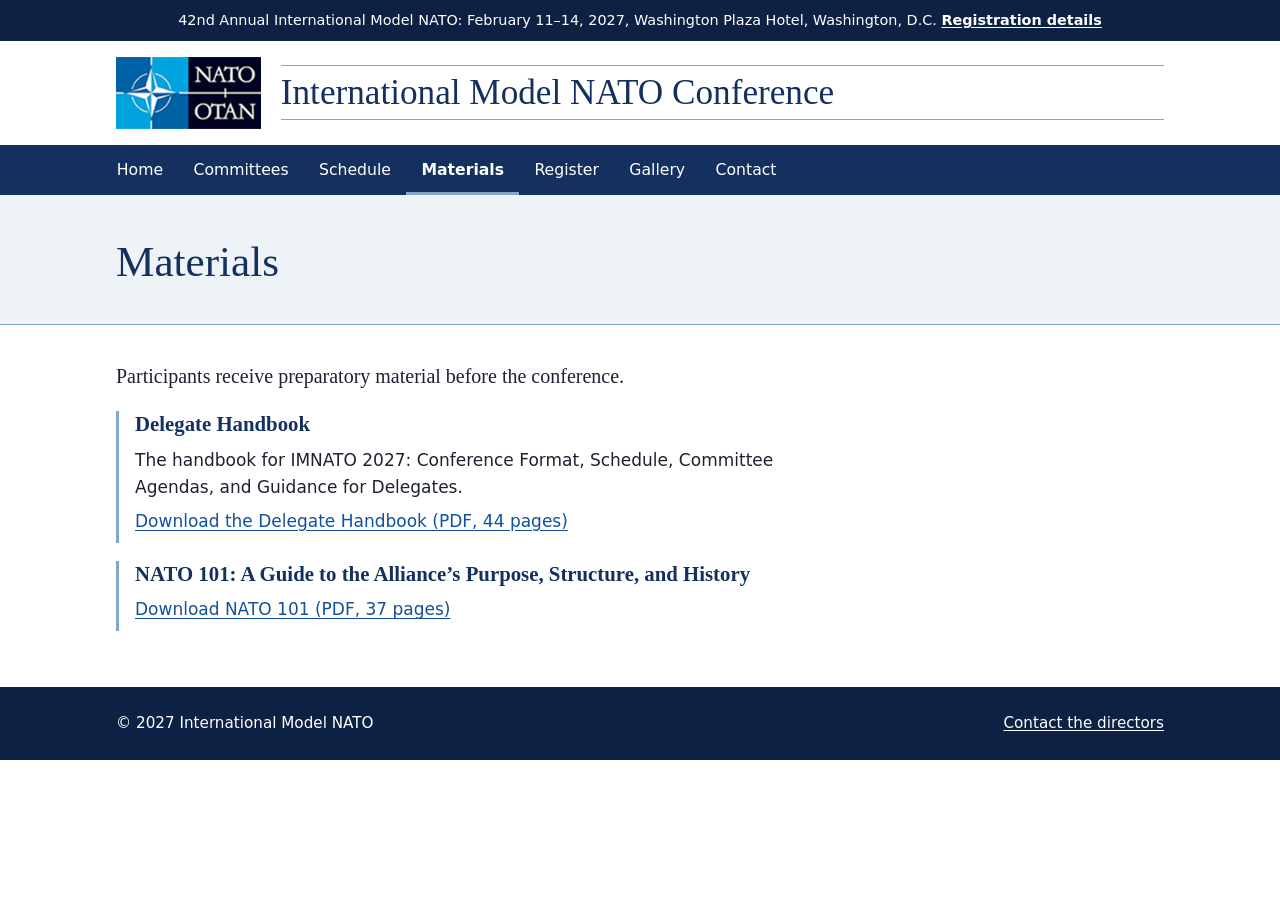
<file: materials.html>
<!DOCTYPE html>
<!--
  IMNATO website, page: materials.html
  EDITING TIPS (full guide in README.md):
  - Change the words between the tags. Leave the <tags> themselves alone.
  - Anything highlighted yellow on the live site is a [TODO] placeholder to replace.
  - The banner, header, menu and footer are repeated on every page. If you change
    one of them, make the same change in all seven .html files.
-->
<html lang="en">
<head>
  <meta charset="utf-8">
  <meta name="viewport" content="width=device-width, initial-scale=1">
  <title>Materials | International Model NATO 2027</title>
  <meta name="description" content="Preparatory materials for International Model NATO 2027.">
  <link rel="stylesheet" href="css/style.css">
  <link rel="canonical" href="https://imnato.org/materials.html">
  <link rel="icon" href="favicon.ico" sizes="any">
  <meta property="og:type" content="website">
  <meta property="og:site_name" content="International Model NATO">
  <meta property="og:title" content="Materials | International Model NATO 2027">
  <meta property="og:description" content="Preparatory materials for International Model NATO 2027.">
  <meta property="og:url" content="https://imnato.org/materials.html">
  <meta property="og:image" content="https://imnato.org/images/social-preview.png">
  <meta property="og:image:width" content="1200">
  <meta property="og:image:height" content="630">
  <meta property="og:image:alt" content="International Model NATO 2027, February 11-14, 2027, Washington, D.C.">
  <meta name="twitter:card" content="summary_large_image">
</head>
<body>
  <a class="skip" href="#main">Skip to main content</a>

  <!-- ANNOUNCEMENT BANNER: update each year -->
  <div class="banner">
    <p>42nd Annual International Model NATO: February 11&ndash;14, 2027, Washington Plaza Hotel, Washington, D.C. <a href="register.html">Registration details</a></p>
  </div>

  <header class="site-header">
    <div class="wrap brand">
      <a class="brand-emblem" href="index.html" aria-label="International Model NATO home">
        <img src="images/nato-emblem.png" alt="NATO OTAN emblem" width="181" height="90">
      </a>
      <p class="brand-title">International Model NATO Conference</p>
    </div>
    <nav class="site-nav" aria-label="Main menu">
      <ul class="wrap">
        <li><a href="index.html">Home</a></li>
        <li><a href="committees.html">Committees</a></li>
        <li><a href="schedule.html">Schedule</a></li>
        <li><a href="materials.html" aria-current="page">Materials</a></li>
        <li><a href="register.html">Register</a></li>
        <li><a href="gallery.html">Gallery</a></li>
        <li><a href="contact.html">Contact</a></li>
      </ul>
    </nav>
  </header>

  <section class="page-head">
    <div class="wrap">
      <h1>Materials</h1>
    </div>
  </section>

  <main id="main">
    <section class="wrap prose">
      <p class="lead">Participants receive preparatory material before the conference.</p>
      <!-- EDIT HERE: to add a document, upload the PDF to the "files" folder, then copy one whole <li>...</li> block
           below and change the heading, the description, and the file name in href (for example href="files/your-file.pdf"). -->
      <ul class="doc-list">
        <li>
          <h2>Delegate Handbook</h2>
          <p>The handbook for IMNATO 2027: Conference Format, Schedule, Committee Agendas, and Guidance for Delegates.</p>
          <p><a href="files/delegation-handbook-2027.pdf">Download the Delegate Handbook (PDF, 44 pages)</a></p>
        </li>
        <li>
          <h2>NATO 101: A Guide to the Alliance&rsquo;s Purpose, Structure, and History</h2>
          <p><a href="files/nato-101-guide.pdf">Download NATO 101 (PDF, 37 pages)</a></p>
        </li>
      </ul>
    </section>
  </main>

  <!-- FOOTER: update the year each year -->
  <footer class="site-footer">
    <div class="wrap">
      <p>&copy; 2027 International Model NATO</p>
      <p><a href="contact.html">Contact the directors</a></p>
    </div>
  </footer>
</body>
</html>
</file>
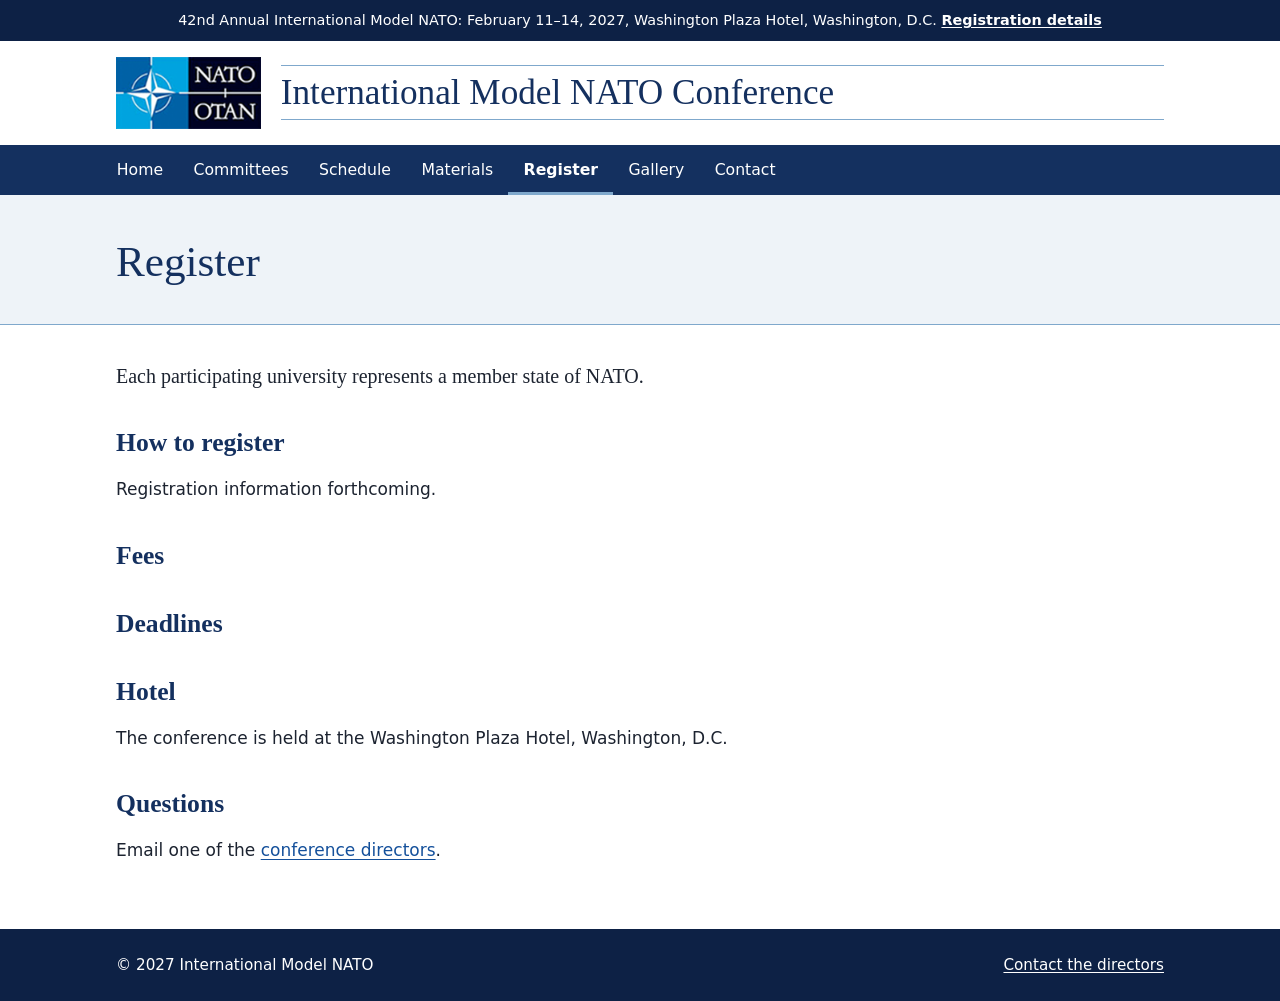
<file: register.html>
<!DOCTYPE html>
<!--
  IMNATO website, page: register.html
  EDITING TIPS (full guide in README.md):
  - Change the words between the tags. Leave the <tags> themselves alone.
  - Anything highlighted yellow on the live site is a [TODO] placeholder to replace.
  - The banner, header, menu and footer are repeated on every page. If you change
    one of them, make the same change in all seven .html files.
-->
<html lang="en">
<head>
  <meta charset="utf-8">
  <meta name="viewport" content="width=device-width, initial-scale=1">
  <title>Register | International Model NATO 2027</title>
  <meta name="description" content="Registration information for International Model NATO 2027.">
  <link rel="stylesheet" href="css/style.css">
  <link rel="canonical" href="https://imnato.org/register.html">
  <link rel="icon" href="favicon.ico" sizes="any">
  <meta property="og:type" content="website">
  <meta property="og:site_name" content="International Model NATO">
  <meta property="og:title" content="Register | International Model NATO 2027">
  <meta property="og:description" content="Registration information for International Model NATO 2027.">
  <meta property="og:url" content="https://imnato.org/register.html">
  <meta property="og:image" content="https://imnato.org/images/social-preview.png">
  <meta property="og:image:width" content="1200">
  <meta property="og:image:height" content="630">
  <meta property="og:image:alt" content="International Model NATO 2027, February 11-14, 2027, Washington, D.C.">
  <meta name="twitter:card" content="summary_large_image">
</head>
<body>
  <a class="skip" href="#main">Skip to main content</a>

  <!-- ANNOUNCEMENT BANNER: update each year -->
  <div class="banner">
    <p>42nd Annual International Model NATO: February 11&ndash;14, 2027, Washington Plaza Hotel, Washington, D.C. <a href="register.html">Registration details</a></p>
  </div>

  <header class="site-header">
    <div class="wrap brand">
      <a class="brand-emblem" href="index.html" aria-label="International Model NATO home">
        <img src="images/nato-emblem.png" alt="NATO OTAN emblem" width="181" height="90">
      </a>
      <p class="brand-title">International Model NATO Conference</p>
    </div>
    <nav class="site-nav" aria-label="Main menu">
      <ul class="wrap">
        <li><a href="index.html">Home</a></li>
        <li><a href="committees.html">Committees</a></li>
        <li><a href="schedule.html">Schedule</a></li>
        <li><a href="materials.html">Materials</a></li>
        <li><a href="register.html" aria-current="page">Register</a></li>
        <li><a href="gallery.html">Gallery</a></li>
        <li><a href="contact.html">Contact</a></li>
      </ul>
    </nav>
  </header>

  <section class="page-head">
    <div class="wrap">
      <h1>Register</h1>
    </div>
  </section>

  <main id="main">
    <section class="wrap prose">
      <p class="lead">Each participating university represents a member state of NATO.</p>
      <h2>How to register</h2>
      <p>Registration information forthcoming.</p>
      <h2>Fees</h2>
      <!-- EDIT HERE: add the 2027 fees under this heading, as a paragraph: <p>Your text</p> -->
      <h2>Deadlines</h2>
      <!-- EDIT HERE: add the 2027 deadlines under this heading, as a paragraph: <p>Your text</p> -->
      <h2>Hotel</h2>
      <p>The conference is held at the Washington Plaza Hotel, Washington, D.C.</p>
      <h2>Questions</h2>
      <p>Email one of the <a href="contact.html">conference directors</a>.</p>
    </section>
  </main>

  <!-- FOOTER: update the year each year -->
  <footer class="site-footer">
    <div class="wrap">
      <p>&copy; 2027 International Model NATO</p>
      <p><a href="contact.html">Contact the directors</a></p>
    </div>
  </footer>
</body>
</html>
</file>
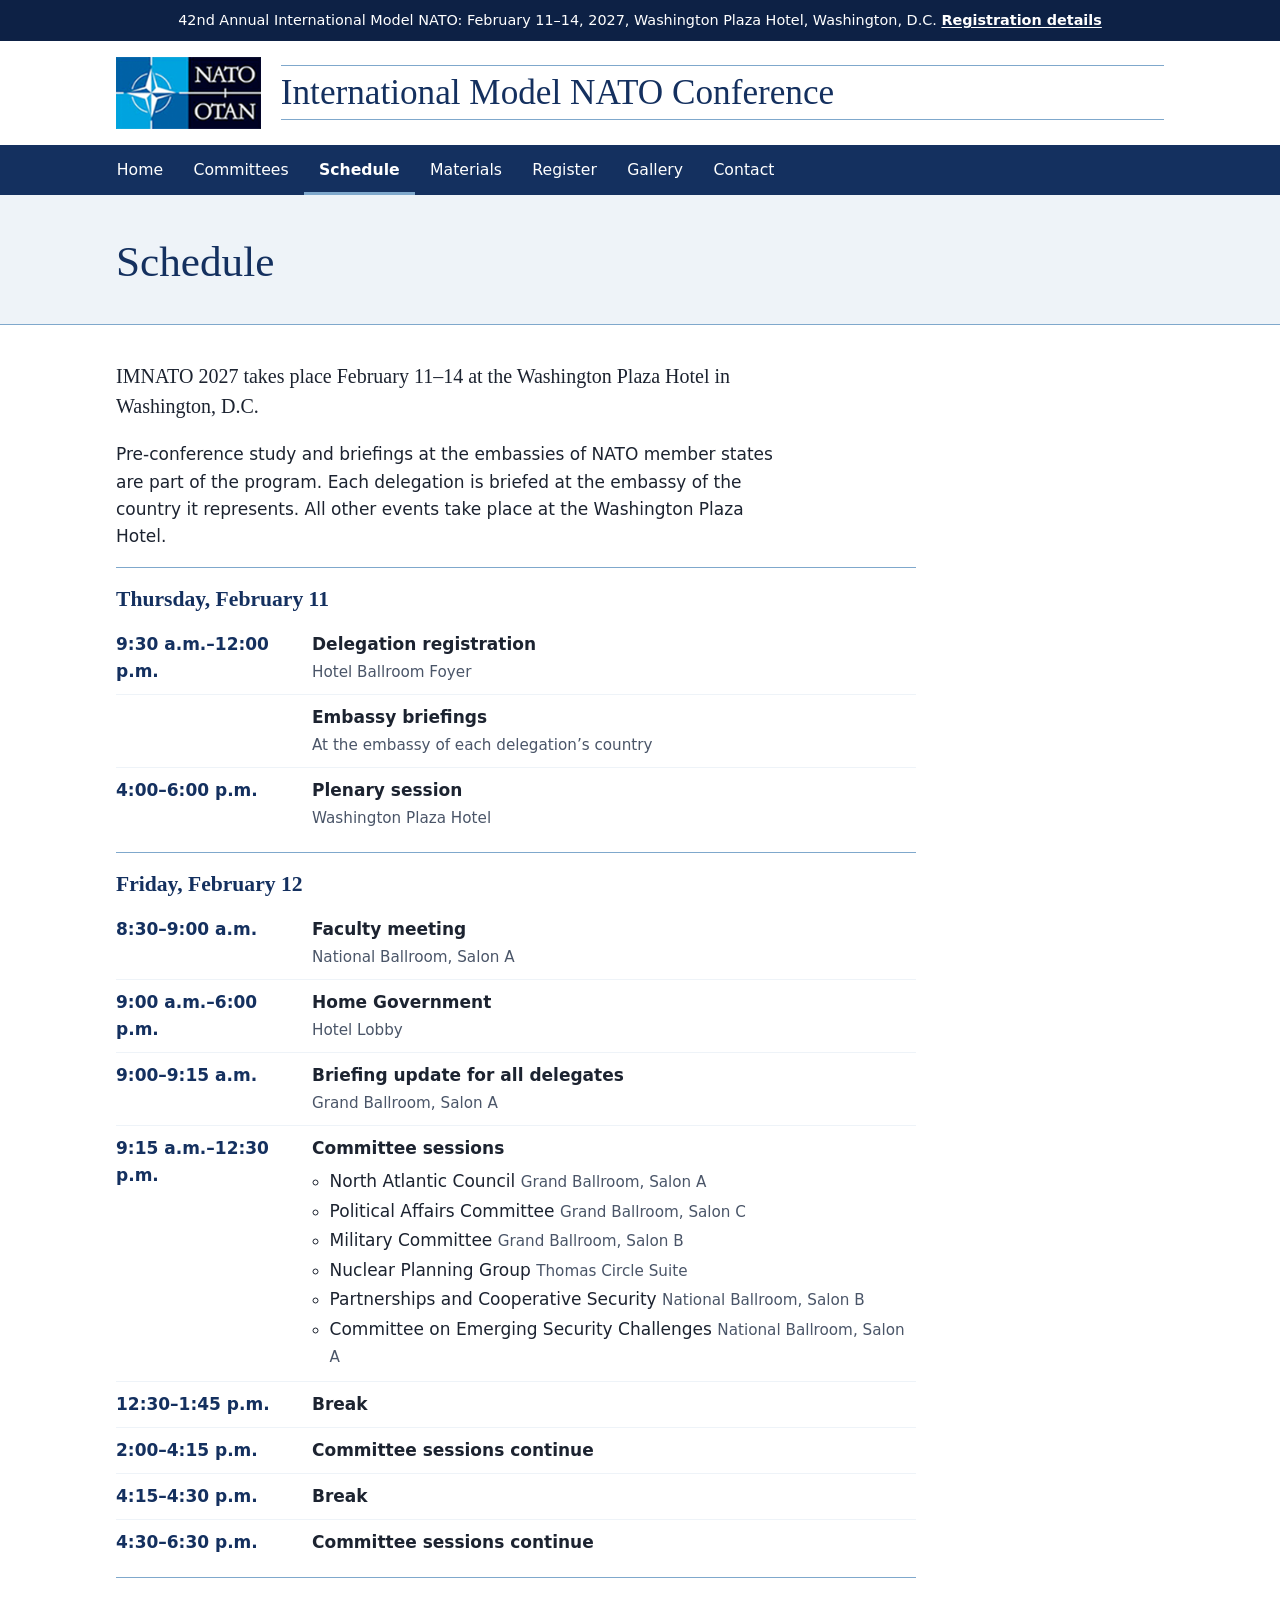
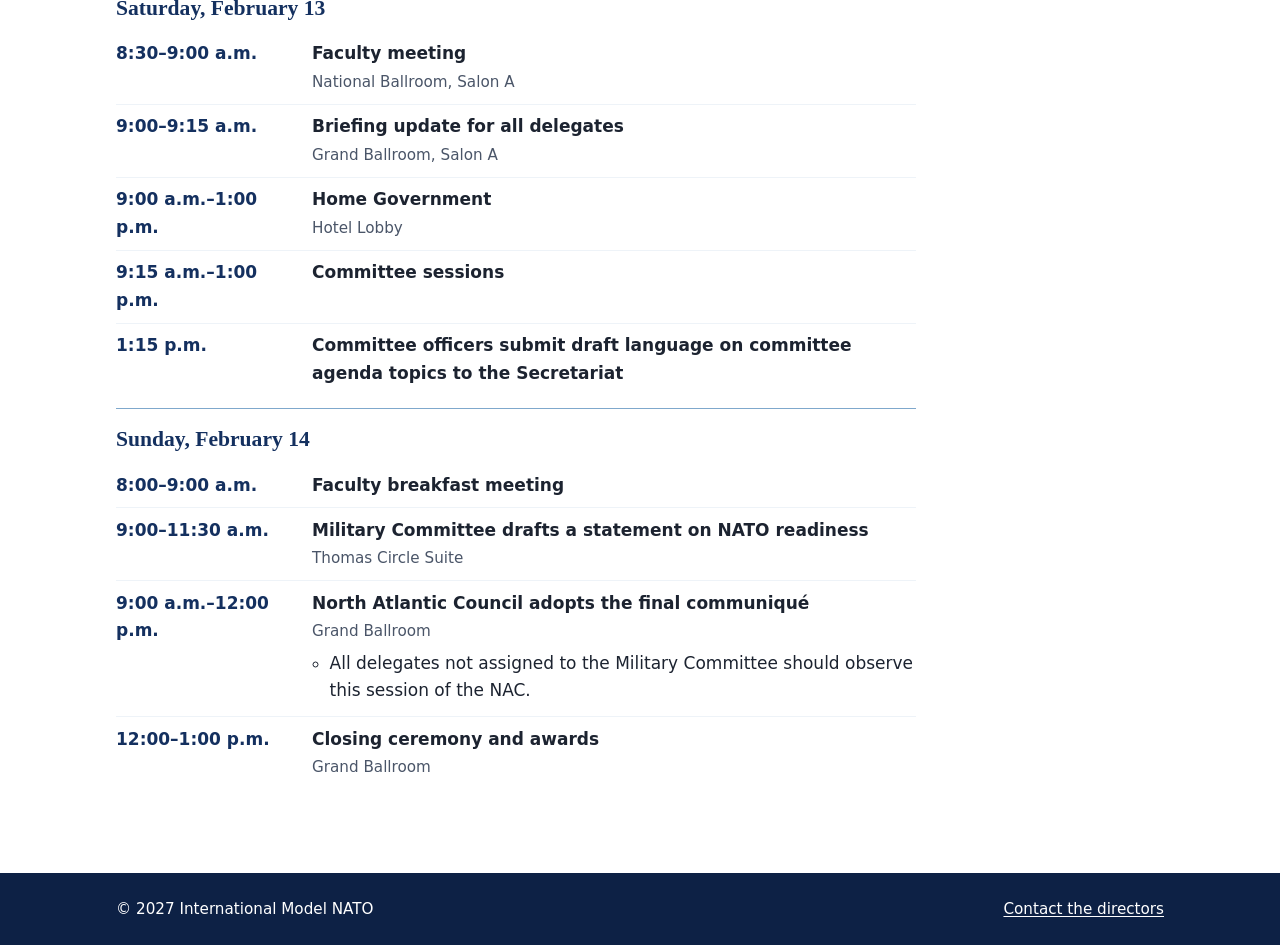
<file: schedule.html>
<!DOCTYPE html>
<!--
  IMNATO website, page: schedule.html
  EDITING TIPS (full guide in README.md):
  - Change the words between the tags. Leave the <tags> themselves alone.
  - Anything highlighted yellow on the live site is a [TODO] placeholder to replace.
  - The banner, header, menu and footer are repeated on every page. If you change
    one of them, make the same change in all seven .html files.
-->
<html lang="en">
<head>
  <meta charset="utf-8">
  <meta name="viewport" content="width=device-width, initial-scale=1">
  <title>Schedule | International Model NATO 2027</title>
  <meta name="description" content="Schedule for International Model NATO 2027, February 11-14, 2027.">
  <link rel="stylesheet" href="css/style.css">
  <link rel="canonical" href="https://imnato.org/schedule.html">
  <link rel="icon" href="favicon.ico" sizes="any">
  <meta property="og:type" content="website">
  <meta property="og:site_name" content="International Model NATO">
  <meta property="og:title" content="Schedule | International Model NATO 2027">
  <meta property="og:description" content="Schedule for International Model NATO 2027, February 11-14, 2027.">
  <meta property="og:url" content="https://imnato.org/schedule.html">
  <meta property="og:image" content="https://imnato.org/images/social-preview.png">
  <meta property="og:image:width" content="1200">
  <meta property="og:image:height" content="630">
  <meta property="og:image:alt" content="International Model NATO 2027, February 11-14, 2027, Washington, D.C.">
  <meta name="twitter:card" content="summary_large_image">
</head>
<body>
  <a class="skip" href="#main">Skip to main content</a>

  <!-- ANNOUNCEMENT BANNER: update each year -->
  <div class="banner">
    <p>42nd Annual International Model NATO: February 11&ndash;14, 2027, Washington Plaza Hotel, Washington, D.C. <a href="register.html">Registration details</a></p>
  </div>

  <header class="site-header">
    <div class="wrap brand">
      <a class="brand-emblem" href="index.html" aria-label="International Model NATO home">
        <img src="images/nato-emblem.png" alt="NATO OTAN emblem" width="181" height="90">
      </a>
      <p class="brand-title">International Model NATO Conference</p>
    </div>
    <nav class="site-nav" aria-label="Main menu">
      <ul class="wrap">
        <li><a href="index.html">Home</a></li>
        <li><a href="committees.html">Committees</a></li>
        <li><a href="schedule.html" aria-current="page">Schedule</a></li>
        <li><a href="materials.html">Materials</a></li>
        <li><a href="register.html">Register</a></li>
        <li><a href="gallery.html">Gallery</a></li>
        <li><a href="contact.html">Contact</a></li>
      </ul>
    </nav>
  </header>

  <section class="page-head">
    <div class="wrap">
      <h1>Schedule</h1>
    </div>
  </section>

  <main id="main">
    <section class="wrap prose">
      <p class="lead">IMNATO 2027 takes place February 11&ndash;14 at the Washington Plaza Hotel in Washington, D.C.</p>
      <p>Pre-conference study and briefings at the embassies of NATO member states are part of the program. Each delegation is briefed at the embassy of the country it represents. All other events take place at the Washington Plaza Hotel.</p>
      <!-- EDIT HERE: one <div class="day"> per day, with one <li> per event. Copy one whole <li>...</li> to add an event. -->
      <div class="day-list">
      <div class="day">
        <h2>Thursday, February 11</h2>
        <ul class="events">
          <li>
            <span class="time">9:30 a.m.&ndash;12:00 p.m.</span>
            <div class="what"><strong>Delegation registration</strong><br><span class="where">Hotel Ballroom Foyer</span></div>
          </li>
          <li>
            <span class="time"></span>
            <div class="what"><strong>Embassy briefings</strong><br><span class="where">At the embassy of each delegation&rsquo;s country</span></div>
          </li>
          <li>
            <span class="time">4:00&ndash;6:00 p.m.</span>
            <div class="what"><strong>Plenary session</strong><br><span class="where">Washington Plaza Hotel</span></div>
          </li>
        </ul>
      </div>
      <div class="day">
        <h2>Friday, February 12</h2>
        <ul class="events">
          <li>
            <span class="time">8:30&ndash;9:00 a.m.</span>
            <div class="what"><strong>Faculty meeting</strong><br><span class="where">National Ballroom, Salon A</span></div>
          </li>
          <li>
            <span class="time">9:00 a.m.&ndash;6:00 p.m.</span>
            <div class="what"><strong>Home Government</strong><br><span class="where">Hotel Lobby</span></div>
          </li>
          <li>
            <span class="time">9:00&ndash;9:15 a.m.</span>
            <div class="what"><strong>Briefing update for all delegates</strong><br><span class="where">Grand Ballroom, Salon A</span></div>
          </li>
          <li>
            <span class="time">9:15 a.m.&ndash;12:30 p.m.</span>
            <div class="what"><strong>Committee sessions</strong>
            <ul class="event-sub">
              <li>North Atlantic Council <span class="where">Grand Ballroom, Salon A</span></li>
              <li>Political Affairs Committee <span class="where">Grand Ballroom, Salon C</span></li>
              <li>Military Committee <span class="where">Grand Ballroom, Salon B</span></li>
              <li>Nuclear Planning Group <span class="where">Thomas Circle Suite</span></li>
              <li>Partnerships and Cooperative Security <span class="where">National Ballroom, Salon B</span></li>
              <li>Committee on Emerging Security Challenges <span class="where">National Ballroom, Salon A</span></li>
            </ul></div>
          </li>
          <li>
            <span class="time">12:30&ndash;1:45 p.m.</span>
            <div class="what"><strong>Break</strong></div>
          </li>
          <li>
            <span class="time">2:00&ndash;4:15 p.m.</span>
            <div class="what"><strong>Committee sessions continue</strong></div>
          </li>
          <li>
            <span class="time">4:15&ndash;4:30 p.m.</span>
            <div class="what"><strong>Break</strong></div>
          </li>
          <li>
            <span class="time">4:30&ndash;6:30 p.m.</span>
            <div class="what"><strong>Committee sessions continue</strong></div>
          </li>
        </ul>
      </div>
      <div class="day">
        <h2>Saturday, February 13</h2>
        <ul class="events">
          <li>
            <span class="time">8:30&ndash;9:00 a.m.</span>
            <div class="what"><strong>Faculty meeting</strong><br><span class="where">National Ballroom, Salon A</span></div>
          </li>
          <li>
            <span class="time">9:00&ndash;9:15 a.m.</span>
            <div class="what"><strong>Briefing update for all delegates</strong><br><span class="where">Grand Ballroom, Salon A</span></div>
          </li>
          <li>
            <span class="time">9:00 a.m.&ndash;1:00 p.m.</span>
            <div class="what"><strong>Home Government</strong><br><span class="where">Hotel Lobby</span></div>
          </li>
          <li>
            <span class="time">9:15 a.m.&ndash;1:00 p.m.</span>
            <div class="what"><strong>Committee sessions</strong></div>
          </li>
          <li>
            <span class="time">1:15 p.m.</span>
            <div class="what"><strong>Committee officers submit draft language on committee agenda topics to the Secretariat</strong></div>
          </li>
        </ul>
      </div>
      <div class="day">
        <h2>Sunday, February 14</h2>
        <ul class="events">
          <li>
            <span class="time">8:00&ndash;9:00 a.m.</span>
            <div class="what"><strong>Faculty breakfast meeting</strong></div>
          </li>
          <li>
            <span class="time">9:00&ndash;11:30 a.m.</span>
            <div class="what"><strong>Military Committee drafts a statement on NATO readiness</strong><br><span class="where">Thomas Circle Suite</span></div>
          </li>
          <li>
            <span class="time">9:00 a.m.&ndash;12:00 p.m.</span>
            <div class="what"><strong>North Atlantic Council adopts the final communiqu&eacute;</strong><br><span class="where">Grand Ballroom</span>
            <ul class="event-sub">
              <li>All delegates not assigned to the Military Committee should observe this session of the NAC.</li>
            </ul></div>
          </li>
          <li>
            <span class="time">12:00&ndash;1:00 p.m.</span>
            <div class="what"><strong>Closing ceremony and awards</strong><br><span class="where">Grand Ballroom</span></div>
          </li>
        </ul>
      </div>
      </div>
    </section>
  </main>

  <!-- FOOTER: update the year each year -->
  <footer class="site-footer">
    <div class="wrap">
      <p>&copy; 2027 International Model NATO</p>
      <p><a href="contact.html">Contact the directors</a></p>
    </div>
  </footer>
</body>
</html>
</file>
<file: css/style.css>
/* ==========================================================================
   IMNATO website styles
   All colors, fonts and sizes live here. To restyle the whole site, change
   the values in the :root block below. No other file needs to be touched.
   ========================================================================== */

:root {
  --navy: #14305f;        /* header menu, hero, headings */
  --navy-deep: #0d2145;   /* announcement banner, footer */
  --steel: #7fa8cc;       /* thin rules and accents */
  --mist: #eef3f8;        /* pale background bands */
  --ink: #1c2330;         /* body text */
  --link: #14509b;        /* links on light backgrounds */
  --todo-bg: #fff3a8;     /* yellow highlight for [TODO] placeholders */
  --todo-ink: #5a4300;

  --serif: "Palatino Linotype", Palatino, "Book Antiqua", Georgia, serif;
  --sans: system-ui, -apple-system, "Segoe UI", Roboto, Helvetica, Arial, sans-serif;
}

*, *::before, *::after { box-sizing: border-box; }

html { -webkit-text-size-adjust: 100%; }

body {
  margin: 0;
  font-family: var(--sans);
  font-size: 1.0625rem;
  line-height: 1.6;
  color: var(--ink);
  background: #fff;
}

img { max-width: 100%; height: auto; }

a { color: var(--link); text-underline-offset: 0.15em; }
a:hover { text-decoration-thickness: 2px; }
a:focus-visible { outline: 3px solid var(--link); outline-offset: 2px; }

.wrap {
  max-width: 68rem;
  margin: 0 auto;
  padding: 0 1.25rem;
}

/* ---- Skip link (keyboard users) ---------------------------------------- */
.skip {
  position: absolute;
  left: -999px;
  top: 0.5rem;
  background: #fff;
  color: var(--navy);
  padding: 0.5rem 0.9rem;
  z-index: 10;
}
.skip:focus { left: 0.5rem; }

/* ---- Announcement banner ------------------------------------------------ */
.banner {
  background: var(--navy-deep);
  color: #fff;
  text-align: center;
  font-size: 0.9rem;
  padding: 0.55rem 1rem;
}
.banner p { margin: 0; }
.banner a { color: #fff; font-weight: 600; white-space: nowrap; }
.banner a:focus-visible { outline-color: #fff; }

/* ---- Header: emblem + title with thin rules ---------------------------- */
.site-header { background: #fff; }

.brand {
  display: flex;
  align-items: center;
  gap: 1.25rem;
  padding-top: 1rem;
  padding-bottom: 1rem;
}
.brand-emblem { flex: none; display: block; line-height: 0; }
.brand-emblem img { display: block; height: 72px; width: auto; }

.brand-title {
  flex: 1;
  margin: 0;
  padding: 0.35rem 0;
  border-top: 1px solid var(--steel);
  border-bottom: 1px solid var(--steel);
  font-family: var(--serif);
  font-size: clamp(1.25rem, 3.4vw, 2.2rem);
  line-height: 1.2;
  color: var(--navy);
}

/* ---- Main menu ---------------------------------------------------------- */
.site-nav { background: var(--navy); }
.site-nav ul {
  display: flex;
  flex-wrap: wrap;
  list-style: none;
  margin: 0 auto;
  padding: 0 0.35rem;
  max-width: 68rem;
}
.site-nav a {
  display: block;
  padding: 0.8rem 0.95rem;
  color: #fff;
  text-decoration: none;
  font-size: 0.98rem;
}
.site-nav a:hover { text-decoration: underline; text-underline-offset: 0.3em; }
.site-nav a:focus-visible { outline-color: #fff; outline-offset: -3px; }
.site-nav a[aria-current="page"] { box-shadow: inset 0 -3px 0 var(--steel); font-weight: 600; }

/* ---- Home page hero ----------------------------------------------------- */
.hero {
  background: var(--navy);
  color: #fff;
  padding: 3.25rem 0 3rem;
}
.hero h1 {
  margin: 0 0 0.6rem;
  font-family: var(--serif);
  font-weight: 400;
  font-size: clamp(2.1rem, 6vw, 3.6rem);
  line-height: 1.1;
  letter-spacing: -0.01em;
}
.hero p { margin: 0.2rem 0; }
.hero-edition { color: var(--steel); font-size: 1.15rem; }
.hero-date { font-family: var(--serif); font-size: clamp(1.5rem, 3.5vw, 2rem); margin-top: 1rem !important; }
.hero-place { font-size: 1.1rem; }
.hero .button { margin-top: 1.5rem; }

.button {
  display: inline-block;
  padding: 0.7rem 1.4rem;
  background: #fff;
  color: var(--navy);
  font-weight: 600;
  text-decoration: none;
  border-radius: 2px;
}
.button:hover { background: var(--mist); }
.button:focus-visible { outline: 3px solid #fff; outline-offset: 3px; }

/* ---- Flag strip: all NATO member states --------------------------------- */
.flags { background: #fff; border-bottom: 1px solid var(--steel); }
.flags ul {
  display: grid;
  grid-template-columns: repeat(16, 1fr);
  list-style: none;
  margin: 0;
  padding: 0;
}
.flags img { display: block; width: 100%; height: auto; }

/* ---- Sub-page heading band ---------------------------------------------- */
.page-head {
  background: var(--mist);
  border-bottom: 1px solid var(--steel);
}
.page-head h1 {
  margin: 0;
  padding: 2rem 0 1.75rem;
  font-family: var(--serif);
  font-weight: 400;
  font-size: clamp(1.9rem, 5vw, 2.7rem);
  color: var(--navy);
}

/* ---- Content ------------------------------------------------------------ */
main { display: block; padding-bottom: 3rem; }

.prose { padding-top: 0.5rem; }
.prose p { max-width: 42rem; }
.prose h2, .band h2 {
  margin: 2.25rem 0 0.6rem;
  font-family: var(--serif);
  font-weight: 700;
  font-size: 1.6rem;
  line-height: 1.25;
  color: var(--navy);
}
.lead { font-family: var(--serif); font-size: 1.25rem; line-height: 1.5; margin-top: 1.75rem; }

/* Objectives on the home page */
.band {
  background: var(--mist);
  border-top: 1px solid var(--steel);
  border-bottom: 1px solid var(--steel);
  padding: 0.5rem 0 2.5rem;
  margin-top: 2.5rem;
}
.band .lead { margin-top: 0; }
.objectives {
  display: grid;
  grid-template-columns: 9.5rem 1fr;
  gap: 0 1.5rem;
  margin: 1.25rem 0 0;
  max-width: 50rem;
}
.objectives dt,
.objectives dd { padding-top: 0.9rem; padding-bottom: 0.9rem; border-top: 1px solid var(--steel); margin: 0; }
.objectives dt { font-family: var(--serif); font-size: 1.3rem; color: var(--navy); }

/* Contacts */
.contacts {
  display: flex;
  flex-wrap: wrap;
  gap: 1.5rem 3rem;
  list-style: none;
  padding: 0;
  margin: 1rem 0 0;
}
.contacts li { border-left: 3px solid var(--steel); padding-left: 1rem; }

/* Secretariat and delegations (home page) */
.people { margin-top: 1.5rem; }
.people-row {
  display: flex;
  flex-wrap: wrap;
  justify-content: center;
  gap: 1.25rem 2rem;
  list-style: none;
  padding: 0;
  margin: 0 0 1.75rem;
}
.people-row li {
  width: 17rem;
  max-width: 100%;
  padding-top: 0.6rem;
  border-top: 3px solid var(--steel);
  text-align: center;
}
.people .where { color: #4a5568; font-size: 0.95rem; }

.delegations {
  display: grid;
  grid-template-columns: repeat(auto-fill, minmax(16rem, 1fr));
  gap: 0.9rem 2rem;
  list-style: none;
  padding: 0;
  margin: 1.25rem 0 0;
}
.delegations li { display: flex; align-items: flex-start; gap: 0.75rem; }
.delegations img {
  flex: none;
  width: 32px;
  height: 24px;
  margin-top: 0.2rem;
  outline: 1px solid rgba(20, 48, 95, 0.25);
}
.unassigned { color: #5a6573; }

/* Committees */
.committee-list {
  display: grid;
  grid-template-columns: repeat(auto-fit, minmax(18rem, 1fr));
  gap: 0.5rem 2.5rem;
  margin-top: 0.5rem;
}
.committee { border-left: 3px solid var(--steel); padding: 0 0 0.5rem 1rem; }
.committee h2 { margin-top: 1.25rem; font-size: 1.35rem; }
.committee p { margin: 0; }

/* Schedule */
.day-list { margin: 0.5rem 0 1.5rem; max-width: 50rem; }
.day { border-top: 1px solid var(--steel); padding-bottom: 0.75rem; }
.day h2 { font-size: 1.35rem; margin-top: 1.1rem; }
.events { list-style: none; margin: 0; padding: 0; }
.events > li {
  display: grid;
  grid-template-columns: 11rem 1fr;
  gap: 0 1.25rem;
  padding: 0.55rem 0;
  border-top: 1px solid var(--mist);
}
.events > li:first-child { border-top: 0; }
.time { font-variant-numeric: tabular-nums; color: var(--navy); font-weight: 600; }
.where { color: #4a5568; font-size: 0.95rem; }
.event-sub { margin: 0.35rem 0 0; padding-left: 1.1rem; }
.event-sub li { margin: 0.15rem 0; }

/* Materials */
.doc-list { list-style: none; padding: 0; margin: 0.5rem 0 0; max-width: 42rem; }
.doc-list li { border-left: 3px solid var(--steel); padding: 0 0 0.5rem 1rem; margin-bottom: 0.5rem; }
.doc-list h2 { font-size: 1.3rem; margin-top: 1.1rem; }
.doc-list p { margin: 0; }
.doc-list p + p { margin-top: 0.4rem; }

/* Gallery */
.tile-grid {
  display: grid;
  grid-template-columns: repeat(auto-fill, minmax(18rem, 1fr));
  gap: 1.25rem;
  margin-top: 1.25rem;
}
.tile { margin: 0; }
.tile-wide { grid-column: 1 / -1; }
.tile img { display: block; width: 100%; height: auto; }
.tile-box {
  aspect-ratio: 4 / 3;
  display: grid;
  place-items: center;
  padding: 1rem;
  text-align: center;
  background: var(--mist);
  border: 1px dashed var(--steel);
}
.tile figcaption { font-size: 0.92rem; margin-top: 0.4rem; }

/* Placeholders: bright on purpose so nobody publishes one by accident */
.todo {
  background: var(--todo-bg);
  color: var(--todo-ink);
  padding: 0 0.25em;
  border-radius: 2px;
}

/* ---- Footer ------------------------------------------------------------- */
.site-footer {
  background: var(--navy-deep);
  color: #fff;
  padding: 1.5rem 0;
  font-size: 0.95rem;
}
.site-footer .wrap {
  display: flex;
  flex-wrap: wrap;
  justify-content: space-between;
  gap: 0.5rem 2rem;
}
.site-footer p { margin: 0; }
.site-footer a { color: #fff; }
.site-footer a:focus-visible { outline-color: #fff; }

/* ---- Small screens ------------------------------------------------------ */
@media (max-width: 760px) {
  .flags ul { grid-template-columns: repeat(8, 1fr); }
  .brand-emblem img { height: 56px; }
  .brand { gap: 0.9rem; }
  .objectives { grid-template-columns: 1fr; }
  .objectives dt { padding-bottom: 0; }
  .objectives dd { border-top: 0; padding-top: 0.25rem; }
  .events > li { grid-template-columns: 1fr; }
  .time:empty { display: none; }
  .hero { padding: 2.25rem 0 2rem; }
}
</file>
